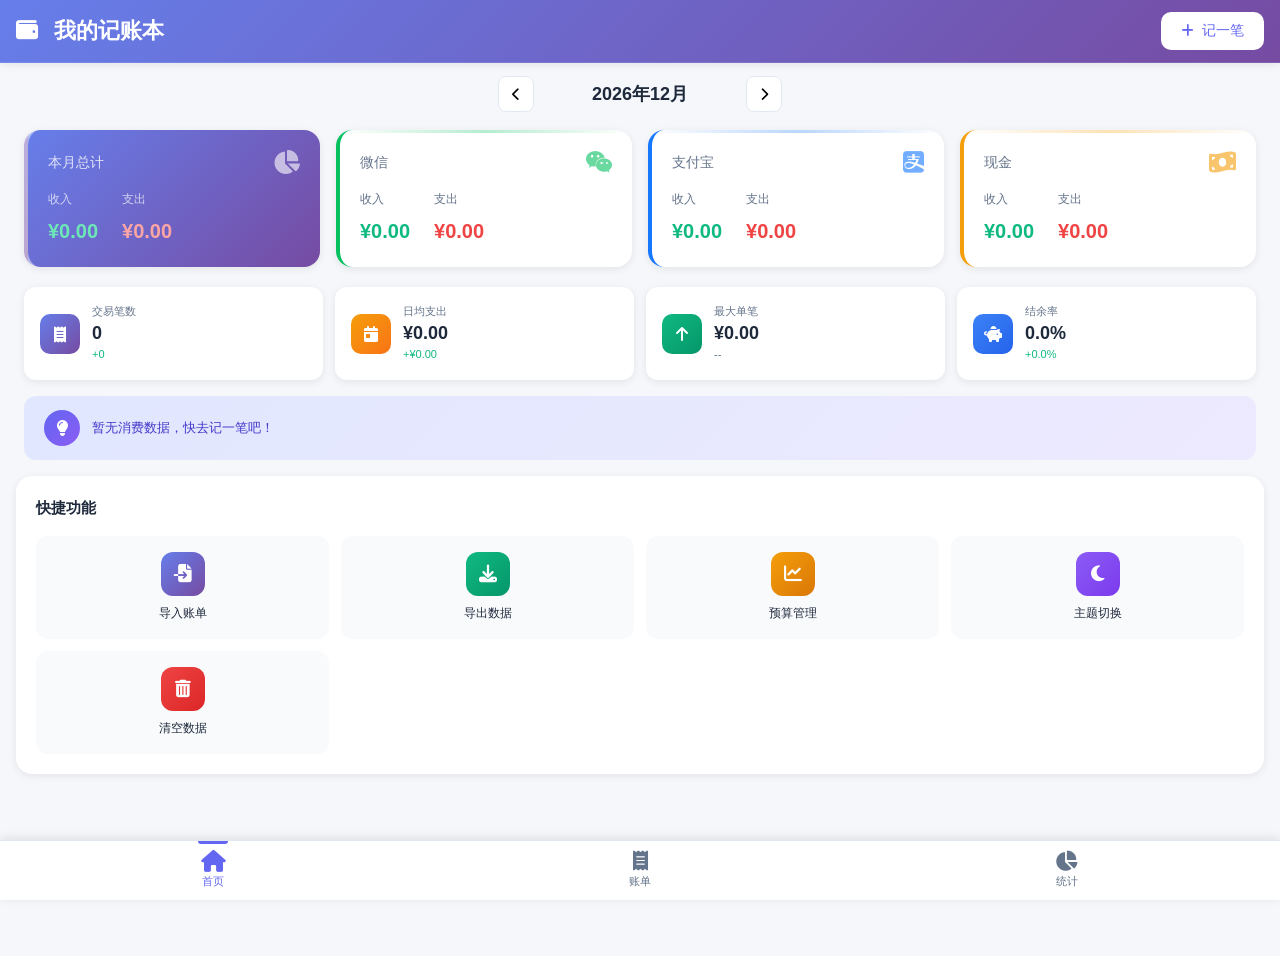
<file: index.html>
<!DOCTYPE html>
<html lang="zh-CN">
<head>
    <meta charset="UTF-8">
    <meta name="viewport" content="width=device-width, initial-scale=1.0, maximum-scale=1.0, user-scalable=no, viewport-fit=cover">
    <meta name="theme-color" content="#6366f1">
    <meta name="apple-mobile-web-app-capable" content="yes">
    <meta name="apple-mobile-web-app-status-bar-style" content="black-translucent">
    <meta name="apple-mobile-web-app-title" content="记账本">
    <meta name="description" content="简洁易用的个人记账本，支持微信和支付宝账单导入">
    <title>💰 我的记账本</title>
    <link rel="manifest" href="manifest.json">
    <link rel="apple-touch-icon" href="icons/apple-touch-icon.png">
    <link rel="icon" type="image/png" href="icons/icon-192x192.png">
    <link rel="stylesheet" href="css/style.css">
    <link rel="stylesheet" href="https://cdnjs.cloudflare.com/ajax/libs/font-awesome/6.4.0/css/all.min.css">
</head>
<body>
    <!-- 顶部导航栏 -->
    <header class="header">
        <div class="header-left">
            <h1><i class="fas fa-wallet"></i> 我的记账本</h1>
        </div>
        <div class="header-right">
            <button class="btn-add" id="btnAdd">
                <i class="fas fa-plus"></i> 记一笔
            </button>
        </div>
    </header>

    <!-- 页面容器 -->
    <div class="tab-pages">
        <!-- Tab 1: 首页（概览） -->
        <div class="tab-page active" id="page-home">
            <!-- 预算进度条 -->
            <div class="budget-bar-container" id="budgetBarContainer" style="display: none;">
                <div class="budget-bar-header">
                    <span class="budget-title"><i class="fas fa-bullseye"></i> 本月预算</span>
                    <span class="budget-info" id="budgetInfo">已用 ¥0 / 预算 ¥0</span>
                </div>
                <div class="budget-progress-bar">
                    <div class="budget-progress" id="budgetProgress" style="width: 0%"></div>
                </div>
                <div class="budget-remaining" id="budgetRemaining">剩余 ¥0.00</div>
            </div>

            <!-- 月份选择器 -->
            <div class="month-selector">
                <button class="month-nav-btn" id="prevMonth">
                    <i class="fas fa-chevron-left"></i>
                </button>
                <div class="month-display" id="monthDisplay">
                    <span class="month-text" id="currentMonth">2026年6月</span>
                    <button class="btn-today" id="btnToday">回到本月</button>
                </div>
                <button class="month-nav-btn" id="nextMonth">
                    <i class="fas fa-chevron-right"></i>
                </button>
            </div>

            <!-- 统计卡片 -->
            <div class="account-cards">
                <div class="account-card total">
                    <div class="card-header">
                        <span class="card-title" id="totalTitle">本月总计</span>
                        <i class="fas fa-chart-pie"></i>
                    </div>
                    <div class="card-stats">
                        <div class="stat">
                            <span class="stat-label">收入</span>
                            <span class="stat-value income" id="monthIncome">¥0.00</span>
                        </div>
                        <div class="stat">
                            <span class="stat-label">支出</span>
                            <span class="stat-value expense" id="monthExpense">¥0.00</span>
                        </div>
                    </div>
                </div>
                <div class="account-card wechat">
                    <div class="card-header">
                        <span class="card-title">微信</span>
                        <i class="fab fa-weixin"></i>
                    </div>
                    <div class="card-stats">
                        <div class="stat">
                            <span class="stat-label">收入</span>
                            <span class="stat-value income" id="wechatIncome">¥0.00</span>
                        </div>
                        <div class="stat">
                            <span class="stat-label">支出</span>
                            <span class="stat-value expense" id="wechatExpense">¥0.00</span>
                        </div>
                    </div>
                </div>
                <div class="account-card alipay">
                    <div class="card-header">
                        <span class="card-title">支付宝</span>
                        <i class="fab fa-alipay"></i>
                    </div>
                    <div class="card-stats">
                        <div class="stat">
                            <span class="stat-label">收入</span>
                            <span class="stat-value income" id="alipayIncome">¥0.00</span>
                        </div>
                        <div class="stat">
                            <span class="stat-label">支出</span>
                            <span class="stat-value expense" id="alipayExpense">¥0.00</span>
                        </div>
                    </div>
                </div>
                <div class="account-card cash">
                    <div class="card-header">
                        <span class="card-title">现金</span>
                        <i class="fas fa-money-bill-wave"></i>
                    </div>
                    <div class="card-stats">
                        <div class="stat">
                            <span class="stat-label">收入</span>
                            <span class="stat-value income" id="cashIncome">¥0.00</span>
                        </div>
                        <div class="stat">
                            <span class="stat-label">支出</span>
                            <span class="stat-value expense" id="cashExpense">¥0.00</span>
                        </div>
                    </div>
                </div>
            </div>

            <!-- 4格统计小卡 -->
            <div class="stats-mini-cards" id="statsMiniCards">
                <div class="mini-card">
                    <div class="mini-card-icon">
                        <i class="fas fa-receipt"></i>
                    </div>
                    <div class="mini-card-info">
                        <span class="mini-card-label">交易笔数</span>
                        <span class="mini-card-value" id="miniTransCount">0</span>
                        <span class="mini-card-diff" id="miniTransCountDiff">--</span>
                    </div>
                </div>
                <div class="mini-card">
                    <div class="mini-card-icon">
                        <i class="fas fa-calendar-day"></i>
                    </div>
                    <div class="mini-card-info">
                        <span class="mini-card-label">日均支出</span>
                        <span class="mini-card-value" id="miniDailyExpense">¥0</span>
                        <span class="mini-card-diff" id="miniDailyExpenseDiff">--</span>
                    </div>
                </div>
                <div class="mini-card">
                    <div class="mini-card-icon">
                        <i class="fas fa-arrow-up"></i>
                    </div>
                    <div class="mini-card-info">
                        <span class="mini-card-label">最大单笔</span>
                        <span class="mini-card-value" id="miniMaxExpense">¥0</span>
                        <span class="mini-card-diff" id="miniMaxExpenseCategory">--</span>
                    </div>
                </div>
                <div class="mini-card">
                    <div class="mini-card-icon">
                        <i class="fas fa-piggy-bank"></i>
                    </div>
                    <div class="mini-card-info">
                        <span class="mini-card-label">结余率</span>
                        <span class="mini-card-value" id="miniBalanceRate">0%</span>
                        <span class="mini-card-diff" id="miniBalanceRateDiff">--</span>
                    </div>
                </div>
            </div>

            <!-- 消费洞察横条 -->
            <div class="insight-bar" id="insightBar">
                <div class="insight-icon">
                    <i class="fas fa-lightbulb"></i>
                </div>
                <div class="insight-text" id="insightText">
                    加载中...
                </div>
            </div>

            <!-- 快捷功能区域 -->
            <div class="quick-actions">
                <div class="quick-actions-header">
                    <h3>快捷功能</h3>
                </div>
                <div class="quick-actions-grid">
                    <div class="quick-action-item" id="actionImport">
                        <div class="quick-action-icon">
                            <i class="fas fa-file-import"></i>
                        </div>
                        <span>导入账单</span>
                    </div>
                    <div class="quick-action-item" id="actionExport">
                        <div class="quick-action-icon">
                            <i class="fas fa-download"></i>
                        </div>
                        <span>导出数据</span>
                    </div>
                    <div class="quick-action-item" id="actionBudget">
                        <div class="quick-action-icon">
                            <i class="fas fa-chart-line"></i>
                        </div>
                        <span>预算管理</span>
                    </div>
                    <div class="quick-action-item" id="actionTheme">
                        <div class="quick-action-icon">
                            <i class="fas fa-moon"></i>
                        </div>
                        <span>主题切换</span>
                    </div>
                    <div class="quick-action-item" id="actionClear">
                        <div class="quick-action-icon danger">
                            <i class="fas fa-trash-alt"></i>
                        </div>
                        <span>清空数据</span>
                    </div>
                </div>
            </div>
        </div>

        <!-- Tab 2: 账单（记录） -->
        <div class="tab-page" id="page-bills">
            <!-- 查询筛选区域 -->
            <div class="filter-section">
                <div class="filter-row">
                    <div class="filter-group">
                        <label>日期范围</label>
                        <div class="date-range">
                            <input type="date" id="dateStart">
                            <span>至</span>
                            <input type="date" id="dateEnd">
                        </div>
                    </div>
                    <div class="filter-group">
                        <label>快捷选择</label>
                        <div class="quick-dates">
                            <button class="quick-date-btn" data-range="today">今天</button>
                            <button class="quick-date-btn" data-range="week">本周</button>
                            <button class="quick-date-btn active" data-range="month">本月</button>
                            <button class="quick-date-btn" data-range="year">本年</button>
                        </div>
                    </div>
                    <div class="filter-group">
                        <label>账户</label>
                        <div class="account-filters">
                            <button class="account-filter-btn active" data-account="all">全部</button>
                            <button class="account-filter-btn" data-account="wechat">
                                <i class="fab fa-weixin"></i> 微信
                            </button>
                            <button class="account-filter-btn" data-account="alipay">
                                <i class="fab fa-alipay"></i> 支付宝
                            </button>
                            <button class="account-filter-btn" data-account="cash">
                                <i class="fas fa-money-bill"></i> 现金
                            </button>
                        </div>
                    </div>
                    <div class="filter-group">
                        <label>类型</label>
                        <div class="type-filters">
                            <button class="type-filter-btn active" data-type="all">全部</button>
                            <button class="type-filter-btn" data-type="income">
                                <i class="fas fa-arrow-down"></i> 收入
                            </button>
                            <button class="type-filter-btn" data-type="expense">
                                <i class="fas fa-arrow-up"></i> 支出
                            </button>
                        </div>
                    </div>
                    <div class="filter-group">
                        <label>搜索</label>
                        <div class="search-box">
                            <i class="fas fa-search"></i>
                            <input type="text" id="searchInput" placeholder="搜索交易对方、备注...">
                            <button class="btn-clear-search" id="btnClearSearch" style="display: none;">
                                <i class="fas fa-times"></i>
                            </button>
                        </div>
                    </div>
                    <button class="btn-reset-filter" id="btnResetFilter">
                        <i class="fas fa-undo"></i> 重置
                    </button>
                </div>
            </div>

            <!-- 消费日历热力图 -->
            <div class="calendar-heatmap" id="calendarHeatmap">
                <div class="calendar-header">
                    <h3><i class="fas fa-calendar-alt"></i> 消费日历</h3>
                </div>
                <div class="calendar-weekdays">
                    <span>一</span><span>二</span><span>三</span><span>四</span><span>五</span><span>六</span><span>日</span>
                </div>
                <div class="calendar-grid" id="calendarGrid">
                    <!-- 动态生成 -->
                </div>
            </div>

            <!-- 记录列表 -->
            <div class="records-section">
                <div class="section-header">
                    <h2><i class="fas fa-list"></i> 账单明细</h2>
                    <div class="record-summary">
                        <span>共 <strong id="recordCount">0</strong> 条记录</span>
                        <span class="summary-divider">|</span>
                        <span>收入: <strong class="income" id="filterIncome">¥0.00</strong></span>
                        <span class="summary-divider">|</span>
                        <span>支出: <strong class="expense" id="filterExpense">¥0.00</strong></span>
                    </div>
                </div>
                <div class="records-list" id="recordsList">
                    <div class="empty-state">
                        <i class="fas fa-receipt"></i>
                        <p>还没有记录</p>
                        <p class="empty-hint">点击"记一笔"或"导入账单"开始</p>
                    </div>
                </div>
            </div>
        </div>

        <!-- Tab 3: 统计（图表） -->
        <div class="tab-page" id="page-stats">
            <!-- 图表统计区域 -->
            <div class="charts-section">
                <div class="charts-grid">
                    <!-- 支出分类排行 -->
                    <div class="chart-card">
                        <div class="chart-header">
                            <h3><i class="fas fa-chart-bar"></i> 支出分类排行</h3>
                        </div>
                        <div class="category-rank-list" id="expenseRankList">
                            <!-- 动态生成 -->
                        </div>
                    </div>

                    <!-- 预算执行进度 -->
                    <div class="chart-card">
                        <div class="chart-header">
                            <h3><i class="fas fa-tasks"></i> 预算执行进度</h3>
                        </div>
                        <div class="budget-progress-list" id="budgetProgressList">
                            <!-- 动态生成 -->
                        </div>
                    </div>

                    <!-- 每日收支趋势 -->
                    <div class="chart-card chart-wide">
                        <div class="chart-header">
                            <h3><i class="fas fa-chart-line"></i> 每日收支趋势</h3>
                        </div>
                        <div class="chart-container">
                            <canvas id="dailyTrendChart"></canvas>
                        </div>
                    </div>
                </div>
            </div>
        </div>
    </div>

    <!-- 底部导航栏 -->
    <nav class="tab-bar">
        <div class="tab-item active" data-tab="home">
            <i class="fas fa-home"></i>
            <span>首页</span>
        </div>
        <div class="tab-item" data-tab="bills">
            <i class="fas fa-receipt"></i>
            <span>账单</span>
        </div>
        <div class="tab-item" data-tab="stats">
            <i class="fas fa-chart-pie"></i>
            <span>统计</span>
        </div>
    </nav>

    <!-- 记账弹窗 -->
    <div class="modal-overlay" id="modalOverlay">
        <div class="modal">
            <div class="modal-header">
                <h3 id="modalTitle">新建记账</h3>
                <button class="btn-close" id="btnClose">
                    <i class="fas fa-times"></i>
                </button>
            </div>
            <div class="modal-body">
                <!-- 语音记账 -->
                <div class="voice-section">
                    <button class="btn-voice" id="btnVoice" title="语音记账">
                        <i class="fas fa-microphone"></i>
                        <span>点击说话</span>
                    </button>
                    <div class="voice-status" id="voiceStatus"></div>
                </div>

                <!-- 常用模板 -->
                <div class="template-section">
                    <div class="template-header">
                        <span>常用记录</span>
                        <button class="btn-add-template" id="btnAddTemplate" title="保存当前为模板">
                            <i class="fas fa-plus"></i> 存为模板
                        </button>
                    </div>
                    <div class="template-list" id="templateList">
                        <!-- 模板将通过JS动态生成 -->
                    </div>
                </div>

                <!-- 类型切换 -->
                <div class="type-switch">
                    <button class="type-btn active" data-type="expense">
                        <i class="fas fa-minus-circle"></i> 支出
                    </button>
                    <button class="type-btn" data-type="income">
                        <i class="fas fa-plus-circle"></i> 收入
                    </button>
                </div>

                <!-- 金额输入 -->
                <div class="form-group">
                    <label>金额 <span class="required">*</span></label>
                    <div class="amount-input">
                        <span class="currency">¥</span>
                        <input type="number" id="inputAmount" placeholder="0.00" step="0.01" min="0.01" required>
                    </div>
                </div>

                <!-- 账户选择 -->
                <div class="form-group">
                    <label>账户 <span class="required">*</span></label>
                    <div class="account-select">
                        <button class="account-btn active" data-account="wechat">
                            <i class="fab fa-weixin"></i> 微信
                        </button>
                        <button class="account-btn" data-account="alipay">
                            <i class="fab fa-alipay"></i> 支付宝
                        </button>
                        <button class="account-btn" data-account="cash">
                            <i class="fas fa-money-bill"></i> 现金
                        </button>
                    </div>
                </div>

                <!-- 分类选择 -->
                <div class="form-group">
                    <label>分类 <span class="required">*</span></label>
                    <div class="category-grid" id="categoryGrid"></div>
                </div>

                <!-- 日期选择 -->
                <div class="form-group">
                    <label>日期 <span class="required">*</span></label>
                    <input type="date" id="inputDate" required>
                </div>

                <!-- 备注输入 -->
                <div class="form-group">
                    <label>备注</label>
                    <input type="text" id="inputNote" placeholder="添加备注（可选）">
                </div>
            </div>
            <div class="modal-footer">
                <button class="btn-cancel" id="btnCancel">取消</button>
                <button class="btn-save" id="btnSave">
                    <i class="fas fa-check"></i> 保存
                </button>
            </div>
        </div>
    </div>

    <!-- 导入账单弹窗 -->
    <div class="modal-overlay" id="importModal">
        <div class="modal modal-import">
            <div class="modal-header">
                <h3>导入账单</h3>
                <button class="btn-close" id="btnImportClose">
                    <i class="fas fa-times"></i>
                </button>
            </div>
            <div class="modal-body">
                <div class="import-tabs">
                    <button class="import-tab active" data-platform="wechat">
                        <i class="fab fa-weixin"></i> 微信账单
                    </button>
                    <button class="import-tab" data-platform="alipay">
                        <i class="fab fa-alipay"></i> 支付宝账单
                    </button>
                </div>

                <div class="import-instructions">
                    <h4>如何获取账单文件？</h4>
                    <div class="instruction-content" id="instructionContent">
                        <!-- 微信账单获取说明 -->
                        <div class="instruction active" id="wechatInstruction">
                            <ol>
                                <li>打开微信，进入「我」→「服务」→「钱包」</li>
                                <li>点击右上角「账单」</li>
                                <li>点击右上角「...」→「下载账单」</li>
                                <li>选择「用于个人对账」</li>
                                <li>设置时间范围，输入邮箱接收账单</li>
                                <li>在邮箱中下载Excel文件（.xlsx），上传即可</li>
                            </ol>
                        </div>
                        <!-- 支付宝账单获取说明 -->
                        <div class="instruction" id="alipayInstruction">
                            <ol>
                                <li>打开支付宝APP，进入「我的」→「账单」</li>
                                <li>点击右上角「...」→「开具交易流水证明」</li>
                                <li>或访问：支付宝网页版 → 交易记录</li>
                                <li>筛选时间范围，点击「下载账单」</li>
                                <li>选择Excel格式下载</li>
                                <li>上传下载的Excel文件即可</li>
                            </ol>
                        </div>
                    </div>
                </div>

                <div class="import-upload">
                    <div class="upload-area" id="uploadArea">
                        <i class="fas fa-cloud-upload-alt"></i>
                        <p>拖拽文件到此处或点击上传</p>
                        <span class="upload-hint">支持 Excel(.xlsx) 和 CSV 格式</span>
                        <input type="file" id="fileInput" accept=".csv,.xlsx,.xls" hidden>
                    </div>
                    <div class="upload-preview" id="uploadPreview" style="display:none;">
                        <i class="fas fa-file-csv"></i>
                        <span id="fileName">filename.csv</span>
                        <button class="btn-remove-file" id="btnRemoveFile">
                            <i class="fas fa-times"></i>
                        </button>
                    </div>
                </div>

                <div class="import-preview" id="importPreview" style="display:none;">
                    <h4>预览导入数据</h4>
                    <div class="preview-summary">
                        <span>共 <strong id="previewCount">0</strong> 条记录</span>
                        <span>支出: <strong class="expense" id="previewExpense">¥0.00</strong></span>
                        <span>收入: <strong class="income" id="previewIncome">¥0.00</strong></span>
                    </div>
                    <div class="preview-table-wrapper">
                        <table class="preview-table">
                            <thead>
                                <tr>
                                    <th>时间</th>
                                    <th>交易对方</th>
                                    <th>商品说明</th>
                                    <th>金额</th>
                                    <th>类型</th>
                                </tr>
                            </thead>
                            <tbody id="previewTableBody"></tbody>
                        </table>
                    </div>
                </div>
            </div>
            <div class="modal-footer">
                <button class="btn-cancel" id="btnImportCancel">取消</button>
                <button class="btn-import-confirm" id="btnImportConfirm" disabled>
                    <i class="fas fa-file-import"></i> 确认导入
                </button>
            </div>
        </div>
    </div>

    <!-- 删除确认弹窗 -->
    <div class="modal-overlay" id="deleteModal">
        <div class="modal modal-small">
            <div class="modal-header">
                <h3>确认删除</h3>
                <button class="btn-close" id="btnDeleteClose">
                    <i class="fas fa-times"></i>
                </button>
            </div>
            <div class="modal-body">
                <p class="delete-message">确定要删除这条记录吗？</p>
                <p class="delete-warning">此操作无法撤销</p>
            </div>
            <div class="modal-footer">
                <button class="btn-cancel" id="btnDeleteCancel">取消</button>
                <button class="btn-delete" id="btnDeleteConfirm">
                    <i class="fas fa-trash"></i> 删除
                </button>
            </div>
        </div>
    </div>

    <!-- 清空数据确认弹窗 -->
    <div class="modal-overlay" id="clearModal">
        <div class="modal modal-small">
            <div class="modal-header">
                <h3>清空所有数据</h3>
                <button class="btn-close" id="btnClearClose">
                    <i class="fas fa-times"></i>
                </button>
            </div>
            <div class="modal-body">
                <p class="delete-message">确定要清空所有记账数据吗？</p>
                <p class="delete-warning">⚠️ 此操作将删除所有记录，无法撤销！</p>
            </div>
            <div class="modal-footer">
                <button class="btn-cancel" id="btnClearCancel">取消</button>
                <button class="btn-delete" id="btnClearConfirm">
                    <i class="fas fa-trash-alt"></i> 确认清空
                </button>
            </div>
        </div>
    </div>

    <!-- 预算管理弹窗 -->
    <div class="modal-overlay" id="budgetModal">
        <div class="modal">
            <div class="modal-header">
                <h3><i class="fas fa-chart-line"></i> 预算管理</h3>
                <button class="btn-close" id="btnBudgetClose">
                    <i class="fas fa-times"></i>
                </button>
            </div>
            <div class="modal-body">
                <div class="budget-form">
                    <div class="form-group">
                        <label>月度预算金额</label>
                        <div class="amount-input">
                            <span class="currency">¥</span>
                            <input type="number" id="inputBudget" placeholder="0.00" step="0.01" min="0">
                        </div>
                        <p class="form-hint">设置本月的支出预算上限</p>
                    </div>

                    <div class="budget-presets">
                        <label>快捷设置</label>
                        <div class="preset-buttons">
                            <button class="preset-btn" data-amount="1000">¥1,000</button>
                            <button class="preset-btn" data-amount="2000">¥2,000</button>
                            <button class="preset-btn" data-amount="3000">¥3,000</button>
                            <button class="preset-btn" data-amount="5000">¥5,000</button>
                            <button class="preset-btn" data-amount="8000">¥8,000</button>
                            <button class="preset-btn" data-amount="10000">¥10,000</button>
                        </div>
                    </div>

                    <div class="budget-status" id="budgetStatus">
                        <div class="status-item">
                            <span class="status-label">本月支出</span>
                            <span class="status-value expense" id="budgetSpent">¥0.00</span>
                        </div>
                        <div class="status-item">
                            <span class="status-label">预算金额</span>
                            <span class="status-value" id="budgetAmount">¥0.00</span>
                        </div>
                        <div class="status-item">
                            <span class="status-label">剩余预算</span>
                            <span class="status-value" id="budgetLeft">¥0.00</span>
                        </div>
                    </div>
                </div>
            </div>
            <div class="modal-footer">
                <button class="btn-cancel" id="btnBudgetCancel">取消</button>
                <button class="btn-save" id="btnBudgetSave">
                    <i class="fas fa-check"></i> 保存预算
                </button>
            </div>
        </div>
    </div>

    <!-- 导出数据弹窗 -->
    <div class="modal-overlay" id="exportModal">
        <div class="modal modal-small">
            <div class="modal-header">
                <h3><i class="fas fa-download"></i> 导出数据</h3>
                <button class="btn-close" id="btnExportClose">
                    <i class="fas fa-times"></i>
                </button>
            </div>
            <div class="modal-body">
                <div class="export-options">
                    <div class="export-option" id="exportCSV">
                        <i class="fas fa-file-csv"></i>
                        <div class="option-info">
                            <h4>导出为CSV</h4>
                            <p>可在Excel中打开编辑</p>
                        </div>
                    </div>
                    <div class="export-option" id="exportJSON">
                        <i class="fas fa-file-code"></i>
                        <div class="option-info">
                            <h4>导出为JSON</h4>
                            <p>用于数据备份和恢复</p>
                        </div>
                    </div>
                </div>
            </div>
            <div class="modal-footer">
                <button class="btn-cancel" id="btnExportCancel">取消</button>
            </div>
        </div>
    </div>

    <!-- 提示消息 -->
    <div class="toast" id="toast">
        <i class="fas fa-check-circle"></i>
        <span id="toastMessage">操作成功</span>
    </div>

    <script src="js/xlsx.full.min.js"></script>
    <script src="js/chart.umd.min.js"></script>
    <script src="js/utils.js"></script>
    <script src="js/storage.js"></script>
    <script src="js/import.js"></script>
    <script src="js/chart.js"></script>
    <script src="js/budget.js"></script>
    <script src="js/export.js"></script>
    <script src="js/theme.js"></script>
    <script src="js/voice.js"></script>
    <script src="js/template.js"></script>
    <script src="js/app.js"></script>

    <!-- PWA Service Worker 注册 -->
    <script>
        if ('serviceWorker' in navigator) {
            window.addEventListener('load', () => {
                navigator.serviceWorker.register('./service-worker.js')
                    .then((registration) => {
                        console.log('Service Worker 注册成功:', registration.scope);
                    })
                    .catch((error) => {
                        console.log('Service Worker 注册失败:', error);
                    });
            });
        }
    </script>
</body>
</html>
</file>
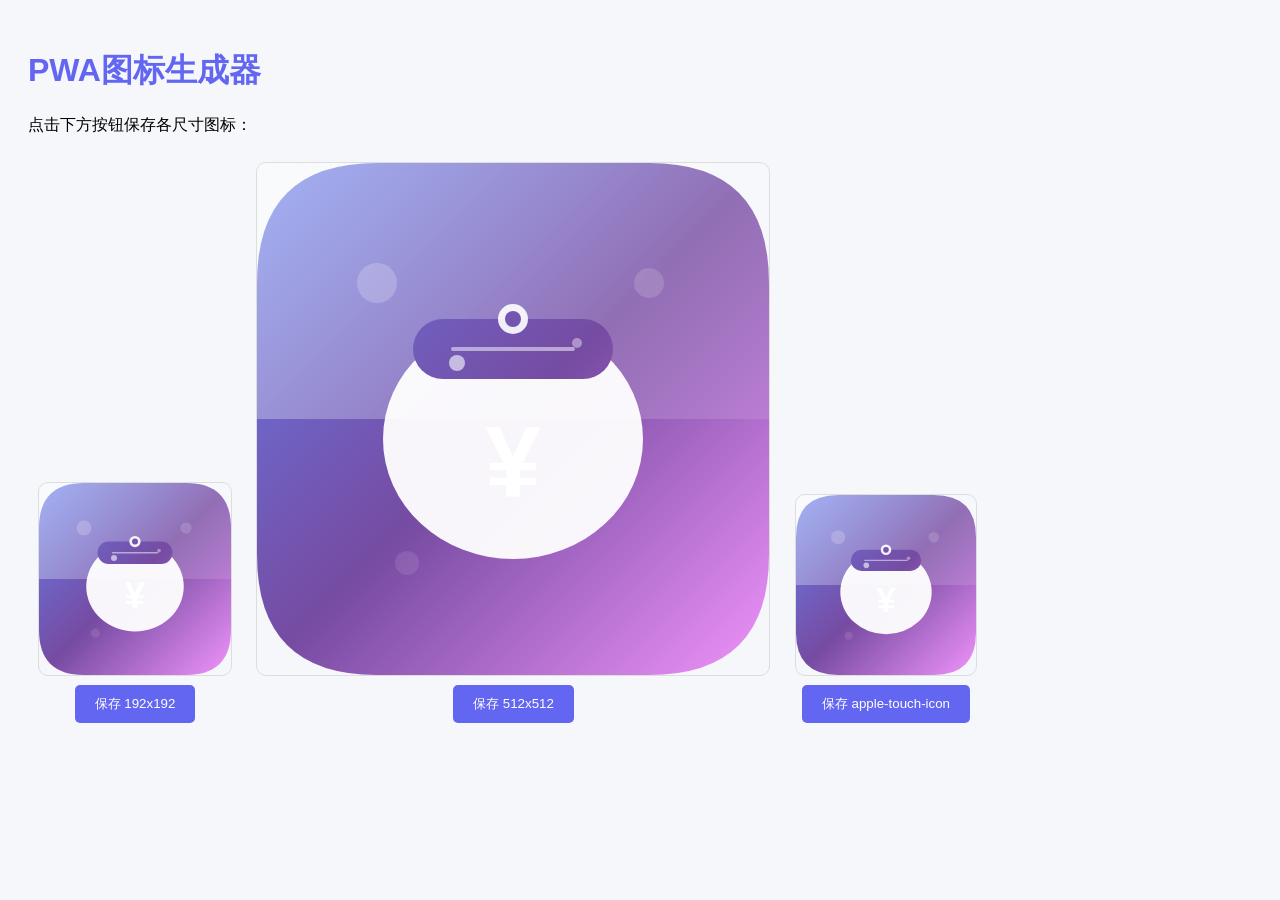
<file: icons/generate-icons.html>
<!DOCTYPE html>
<html>
<head>
    <title>生成PWA图标</title>
    <style>
        body { font-family: Arial; padding: 20px; background: #f5f7fa; }
        .icon-preview { display: inline-block; margin: 10px; text-align: center; }
        canvas { border: 1px solid #ddd; border-radius: 10px; }
        .btn { display: inline-block; padding: 10px 20px; margin: 5px; background: #6366f1; color: white; border: none; border-radius: 5px; cursor: pointer; }
        .btn:hover { background: #4f46e5; }
        h1 { color: #6366f1; }
    </style>
</head>
<body>
    <h1>PWA图标生成器</h1>
    <p>点击下方按钮保存各尺寸图标：</p>

    <div class="icon-preview">
        <canvas id="canvas192" width="192" height="192"></canvas>
        <br>
        <button class="btn" onclick="downloadIcon('canvas192', 'icon-192x192.png')">保存 192x192</button>
    </div>

    <div class="icon-preview">
        <canvas id="canvas512" width="512" height="512"></canvas>
        <br>
        <button class="btn" onclick="downloadIcon('canvas512', 'icon-512x512.png')">保存 512x512</button>
    </div>

    <div class="icon-preview">
        <canvas id="canvas180" width="180" height="180"></canvas>
        <br>
        <button class="btn" onclick="downloadIcon('canvas180', 'apple-touch-icon.png')">保存 apple-touch-icon</button>
    </div>

    <script>
        function drawIcon(canvas) {
            const ctx = canvas.getContext('2d');
            const size = canvas.width;
            const scale = size / 512;

            // 背景渐变
            const gradient = ctx.createLinearGradient(0, 0, size, size);
            gradient.addColorStop(0, '#667eea');
            gradient.addColorStop(0.5, '#764ba2');
            gradient.addColorStop(1, '#f093fb');

            // 绘制圆角矩形背景
            const radius = 120 * scale;
            ctx.beginPath();
            ctx.moveTo(radius, 0);
            ctx.lineTo(size - radius, 0);
            ctx.quadraticCurveTo(size, 0, size, radius);
            ctx.lineTo(size, size - radius);
            ctx.quadraticCurveTo(size, size, size - radius, size);
            ctx.lineTo(radius, size);
            ctx.quadraticCurveTo(0, size, 0, size - radius);
            ctx.lineTo(0, radius);
            ctx.quadraticCurveTo(0, 0, radius, 0);
            ctx.closePath();
            ctx.fillStyle = gradient;
            ctx.fill();

            // 高光层
            const highlightGradient = ctx.createLinearGradient(0, 0, size, size);
            highlightGradient.addColorStop(0, 'rgba(255, 255, 255, 0.4)');
            highlightGradient.addColorStop(1, 'rgba(255, 255, 255, 0)');
            ctx.fillStyle = highlightGradient;
            ctx.fillRect(0, 0, size, size / 2);

            // 钱袋主体
            const centerX = size / 2;
            const centerY = size / 2 + 20 * scale;
            const bagRadiusX = 130 * scale;
            const bagRadiusY = 120 * scale;

            ctx.beginPath();
            ctx.ellipse(centerX, centerY, bagRadiusX, bagRadiusY, 0, 0, Math.PI * 2);
            ctx.fillStyle = 'rgba(255, 255, 255, 0.95)';
            ctx.fill();

            // 钱袋开口
            const openWidth = 100 * scale;
            const openHeight = 60 * scale;
            const openY = centerY - 120 * scale;
            ctx.beginPath();
            ctx.roundRect(centerX - openWidth, openY, openWidth * 2, openHeight, 30 * scale);
            ctx.fillStyle = gradient;
            ctx.fill();

            // 钱袋装饰线
            ctx.beginPath();
            ctx.moveTo(centerX - 60 * scale, openY + 30 * scale);
            ctx.lineTo(centerX + 60 * scale, openY + 30 * scale);
            ctx.strokeStyle = 'rgba(255, 255, 255, 0.5)';
            ctx.lineWidth = 4 * scale;
            ctx.lineCap = 'round';
            ctx.stroke();

            // 钱袋绳结
            ctx.beginPath();
            ctx.arc(centerX, openY, 15 * scale, 0, Math.PI * 2);
            ctx.fillStyle = 'rgba(255, 255, 255, 0.9)';
            ctx.fill();

            ctx.beginPath();
            ctx.arc(centerX, openY, 8 * scale, 0, Math.PI * 2);
            ctx.fillStyle = gradient;
            ctx.fill();

            // ¥ 符号
            ctx.fillStyle = 'white';
            ctx.font = `bold ${100 * scale}px Arial`;
            ctx.textAlign = 'center';
            ctx.textBaseline = 'middle';
            ctx.fillText('¥', centerX, centerY + 30 * scale);

            // 装饰元素
            ctx.beginPath();
            ctx.arc(120 * scale, 120 * scale, 20 * scale, 0, Math.PI * 2);
            ctx.fillStyle = 'rgba(255, 255, 255, 0.2)';
            ctx.fill();

            ctx.beginPath();
            ctx.arc(392 * scale, 120 * scale, 15 * scale, 0, Math.PI * 2);
            ctx.fillStyle = 'rgba(255, 255, 255, 0.15)';
            ctx.fill();

            ctx.beginPath();
            ctx.arc(150 * scale, 400 * scale, 12 * scale, 0, Math.PI * 2);
            ctx.fillStyle = 'rgba(255, 255, 255, 0.1)';
            ctx.fill();

            // 高光点
            ctx.beginPath();
            ctx.arc(200 * scale, 200 * scale, 8 * scale, 0, Math.PI * 2);
            ctx.fillStyle = 'rgba(255, 255, 255, 0.6)';
            ctx.fill();

            ctx.beginPath();
            ctx.arc(320 * scale, 180 * scale, 5 * scale, 0, Math.PI * 2);
            ctx.fillStyle = 'rgba(255, 255, 255, 0.4)';
            ctx.fill();
        }

        function downloadIcon(canvasId, filename) {
            const canvas = document.getElementById(canvasId);
            const link = document.createElement('a');
            link.download = filename;
            link.href = canvas.toDataURL('image/png');
            link.click();
        }

        // 绘制所有图标
        drawIcon(document.getElementById('canvas192'));
        drawIcon(document.getElementById('canvas512'));
        drawIcon(document.getElementById('canvas180'));
    </script>
</body>
</html>
</file>
<file: css/style.css>
/* ========== 全局样式 ========== */
* {
    margin: 0;
    padding: 0;
    box-sizing: border-box;
}

:root {
    --primary-color: #6366f1;
    --primary-hover: #4f46e5;
    --wechat-color: #07c160;
    --wechat-bg: #e8f8ee;
    --alipay-color: #1677ff;
    --alipay-bg: #e6f4ff;
    --cash-color: #f59e0b;
    --cash-bg: #fef3c7;
    --income-color: #10b981;
    --income-bg: #d1fae5;
    --expense-color: #ef4444;
    --expense-bg: #fee2e2;
    --bg-color: #f5f7fa;
    --card-bg: #ffffff;
    --text-primary: #1e293b;
    --text-secondary: #64748b;
    --border-color: #e2e8f0;
    --shadow: 0 2px 8px rgba(0, 0, 0, 0.08);
    --shadow-lg: 0 8px 24px rgba(0, 0, 0, 0.12);
}

/* 深色模式变量 */
[data-theme="dark"] {
    --wechat-bg: rgba(7, 193, 96, 0.2);
    --alipay-bg: rgba(22, 119, 255, 0.2);
    --cash-bg: rgba(245, 158, 11, 0.2);
    --income-bg: rgba(16, 185, 129, 0.2);
    --expense-bg: rgba(239, 68, 68, 0.2);
    --bg-color: #0f172a;
    --card-bg: #1e293b;
    --text-primary: #f1f5f9;
    --text-secondary: #94a3b8;
    --border-color: #334155;
    --shadow: 0 2px 8px rgba(0, 0, 0, 0.3);
    --shadow-lg: 0 8px 24px rgba(0, 0, 0, 0.4);
}

body {
    font-family: -apple-system, BlinkMacSystemFont, 'Segoe UI', 'PingFang SC', 'Hiragino Sans GB', 'Microsoft YaHei', sans-serif;
    background-color: var(--bg-color);
    color: var(--text-primary);
    line-height: 1.6;
    min-height: 100vh;
    transition: background-color 0.3s ease, color 0.3s ease;
    overflow-x: hidden;
    max-width: 100vw;
}

/* ========== 顶部导航栏 ========== */
.header {
    background: linear-gradient(135deg, #667eea 0%, #764ba2 100%);
    color: white;
    padding: 12px 16px;
    display: flex;
    justify-content: space-between;
    align-items: center;
    box-shadow: var(--shadow);
    position: fixed;
    top: 0;
    left: 0;
    right: 0;
    z-index: 100;
    backdrop-filter: blur(10px);
    -webkit-backdrop-filter: blur(10px);
    border-bottom: 1px solid rgba(255, 255, 255, 0.1);
}

.header h1 {
    font-size: 22px;
    font-weight: 600;
    transition: transform 0.3s ease;
}

.header h1:hover {
    transform: scale(1.05);
}

.header h1 i {
    margin-right: 10px;
    transition: transform 0.3s ease;
}

.header h1:hover i {
    transform: rotate(-10deg);
}

.header-right {
    display: flex;
    gap: 12px;
}

.btn-theme,
.btn-budget,
.btn-export,
.btn-clear,
.btn-import,
.btn-add {
    padding: 10px 20px;
    border-radius: 10px;
    font-size: 14px;
    font-weight: 500;
    cursor: pointer;
    transition: all 0.3s ease;
    display: flex;
    align-items: center;
    gap: 8px;
    position: relative;
    overflow: hidden;
}

/* 按钮涟漪效果 */
.btn-theme::after,
.btn-budget::after,
.btn-export::after,
.btn-clear::after,
.btn-import::after {
    content: '';
    position: absolute;
    top: 50%;
    left: 50%;
    width: 0;
    height: 0;
    border-radius: 50%;
    background: rgba(255, 255, 255, 0.3);
    transform: translate(-50%, -50%);
    transition: width 0.3s ease, height 0.3s ease;
}

.btn-theme:active::after,
.btn-budget:active::after,
.btn-export:active::after,
.btn-clear:active::after,
.btn-import:active::after {
    width: 200%;
    height: 200%;
}

.btn-theme {
    background: rgba(255, 255, 255, 0.2);
    color: white;
    border: 1px solid rgba(255, 255, 255, 0.3);
    padding: 10px 14px;
}

.btn-theme:hover {
    background: rgba(255, 255, 255, 0.3);
    color: white;
}

[data-theme="dark"] .btn-theme {
    background: rgba(255, 255, 255, 0.15);
    color: #fbbf24;
}

.btn-budget {
    background: rgba(255, 255, 255, 0.2);
    color: white;
    border: 1px solid rgba(255, 255, 255, 0.3);
}

.btn-budget:hover {
    background: rgba(99, 102, 241, 0.5);
    color: white;
}

.btn-export {
    background: rgba(255, 255, 255, 0.15);
    color: rgba(255, 255, 255, 0.9);
    border: 1px solid rgba(255, 255, 255, 0.2);
}

.btn-export:hover {
    background: rgba(16, 185, 129, 0.4);
    color: white;
}

.btn-clear {
    background: rgba(255, 255, 255, 0.1);
    color: rgba(255, 255, 255, 0.8);
    border: 1px solid rgba(255, 255, 255, 0.2);
}

.btn-clear:hover {
    background: rgba(239, 68, 68, 0.3);
    color: white;
}

.btn-import {
    background: rgba(255, 255, 255, 0.2);
    color: white;
    border: 1px solid rgba(255, 255, 255, 0.3);
}

.btn-import:hover {
    background: rgba(255, 255, 255, 0.3);
}

.btn-add {
    background: white;
    color: var(--primary-color);
    border: none;
    position: relative;
    overflow: hidden;
}

.btn-add::before {
    content: '';
    position: absolute;
    top: 0;
    left: -100%;
    width: 100%;
    height: 100%;
    background: linear-gradient(90deg, transparent, rgba(255, 255, 255, 0.4), transparent);
    transition: left 0.5s ease;
}

.btn-add:hover::before {
    left: 100%;
}

.btn-add:hover {
    transform: translateY(-2px);
    box-shadow: 0 4px 12px rgba(0, 0, 0, 0.15);
}

/* 记一笔按钮呼吸光效 */
@keyframes breathe {
    0%, 100% {
        box-shadow: 0 4px 12px rgba(0, 0, 0, 0.15);
    }
    50% {
        box-shadow: 0 4px 20px rgba(99, 102, 241, 0.4);
    }
}

.btn-add {
    animation: breathe 2s ease-in-out infinite;
}

/* ========== 账户卡片 ========== */
.account-cards {
    display: grid;
    grid-template-columns: repeat(4, 1fr);
    gap: 16px;
    padding: 20px 24px;
    margin-top: -10px;
}

.account-card {
    background: var(--card-bg);
    border-radius: 16px;
    padding: 20px;
    box-shadow: var(--shadow);
    transition: transform 0.3s ease, box-shadow 0.3s ease;
    position: relative;
    overflow: hidden;
    animation: cardSlideIn 0.6s ease-out;
}

/* 卡片入场动画 */
@keyframes cardSlideIn {
    from {
        opacity: 0;
        transform: translateY(20px);
    }
    to {
        opacity: 1;
        transform: translateY(0);
    }
}

/* 为每个卡片添加延迟 */
.account-card:nth-child(1) { animation-delay: 0.1s; }
.account-card:nth-child(2) { animation-delay: 0.2s; }
.account-card:nth-child(3) { animation-delay: 0.3s; }
.account-card:nth-child(4) { animation-delay: 0.4s; }

.account-card:hover {
    transform: translateY(-4px);
    box-shadow: var(--shadow-lg);
}

/* 品牌色渐变边框 */
.account-card.wechat {
    border-left: 4px solid var(--wechat-color);
}

.account-card.alipay {
    border-left: 4px solid var(--alipay-color);
}

.account-card.cash {
    border-left: 4px solid var(--cash-color);
}

.account-card.total {
    border-left: 4px solid rgba(255, 255, 255, 0.5);
}

/* 卡片顶部色条 */
.account-card.wechat::before,
.account-card.alipay::before,
.account-card.cash::before {
    content: '';
    position: absolute;
    top: 0;
    left: 0;
    right: 0;
    height: 3px;
    background: linear-gradient(90deg, transparent, currentColor, transparent);
    opacity: 0.3;
}

.account-card.wechat::before { color: var(--wechat-color); }
.account-card.alipay::before { color: var(--alipay-color); }
.account-card.cash::before { color: var(--cash-color); }

/* 卡片悬停光效 */
.account-card::after {
    content: '';
    position: absolute;
    top: 0;
    left: -100%;
    width: 100%;
    height: 100%;
    background: linear-gradient(90deg, transparent, rgba(255, 255, 255, 0.1), transparent);
    transition: left 0.5s ease;
}

.account-card:hover::after {
    left: 100%;
}

.card-header {
    display: flex;
    justify-content: space-between;
    align-items: center;
    margin-bottom: 16px;
}

.card-title {
    font-size: 14px;
    color: var(--text-secondary);
    font-weight: 500;
}

.card-header i {
    font-size: 24px;
    opacity: 0.6;
}

.account-card.wechat .card-header i {
    color: var(--wechat-color);
}

.account-card.alipay .card-header i {
    color: var(--alipay-color);
}

.account-card.cash .card-header i {
    color: var(--cash-color);
}

.account-card.total {
    background: linear-gradient(135deg, #667eea 0%, #764ba2 100%);
    color: white;
}

.account-card.total .card-title {
    color: rgba(255, 255, 255, 0.8);
}

.account-card.total .stat-label {
    color: rgba(255, 255, 255, 0.7);
}

.card-stats {
    display: flex;
    gap: 24px;
}

.stat {
    display: flex;
    flex-direction: column;
}

.stat-label {
    font-size: 12px;
    color: var(--text-secondary);
    margin-bottom: 6px;
}

.stat-value {
    font-size: 20px;
    font-weight: 700;
    transition: transform 0.3s ease;
}

.stat-value:hover {
    transform: scale(1.05);
}

.stat-value.income {
    color: var(--income-color);
}

.stat-value.expense {
    color: var(--expense-color);
}

/* 数字变化动画 */
@keyframes numberChange {
    0% { transform: scale(1); }
    50% { transform: scale(1.1); }
    100% { transform: scale(1); }
}

.stat-value.changed {
    animation: numberChange 0.3s ease;
}

.account-card.total .stat-value.income {
    color: #6ee7b7;
}

.account-card.total .stat-value.expense {
    color: #fca5a5;
}

/* ========== 4格统计小卡 ========== */
.stats-mini-cards {
    display: grid;
    grid-template-columns: repeat(4, 1fr);
    gap: 12px;
    padding: 0 24px 16px;
    animation: fadeInUp 0.6s ease-out 0.5s;
    animation-fill-mode: both;
}

.mini-card {
    background: var(--card-bg);
    border-radius: 12px;
    padding: 16px;
    display: flex;
    align-items: center;
    gap: 12px;
    box-shadow: var(--shadow);
    transition: all 0.3s ease;
    animation: miniCardSlideIn 0.4s ease-out;
    animation-fill-mode: both;
}

.mini-card:nth-child(1) { animation-delay: 0.5s; }
.mini-card:nth-child(2) { animation-delay: 0.6s; }
.mini-card:nth-child(3) { animation-delay: 0.7s; }
.mini-card:nth-child(4) { animation-delay: 0.8s; }

@keyframes miniCardSlideIn {
    from {
        opacity: 0;
        transform: translateY(10px);
    }
    to {
        opacity: 1;
        transform: translateY(0);
    }
}

.mini-card:hover {
    transform: translateY(-2px);
    box-shadow: var(--shadow-lg);
}

.mini-card-icon {
    width: 40px;
    height: 40px;
    border-radius: 10px;
    background: linear-gradient(135deg, #667eea, #764ba2);
    display: flex;
    align-items: center;
    justify-content: center;
    color: white;
    font-size: 16px;
    flex-shrink: 0;
}

.mini-card:nth-child(2) .mini-card-icon {
    background: linear-gradient(135deg, #f59e0b, #f97316);
}

.mini-card:nth-child(3) .mini-card-icon {
    background: linear-gradient(135deg, #10b981, #059669);
}

.mini-card:nth-child(4) .mini-card-icon {
    background: linear-gradient(135deg, #3b82f6, #2563eb);
}

.mini-card-info {
    display: flex;
    flex-direction: column;
    min-width: 0;
}

.mini-card-label {
    font-size: 11px;
    color: var(--text-secondary);
    margin-bottom: 2px;
}

.mini-card-value {
    font-size: 18px;
    font-weight: 700;
    color: var(--text-primary);
    line-height: 1.2;
}

.mini-card-diff {
    font-size: 11px;
    color: var(--text-secondary);
    margin-top: 2px;
}

.mini-card-diff.positive {
    color: var(--income-color);
}

.mini-card-diff.negative {
    color: var(--expense-color);
}

/* ========== 消费洞察横条 ========== */
.insight-bar {
    margin: 0 24px 16px;
    padding: 14px 20px;
    background: linear-gradient(135deg, #e0e7ff, #ede9fe);
    border-radius: 12px;
    display: flex;
    align-items: center;
    gap: 12px;
    animation: fadeInUp 0.6s ease-out 0.9s;
    animation-fill-mode: both;
}

.insight-icon {
    width: 36px;
    height: 36px;
    background: linear-gradient(135deg, #6366f1, #8b5cf6);
    border-radius: 50%;
    display: flex;
    align-items: center;
    justify-content: center;
    color: white;
    font-size: 16px;
    flex-shrink: 0;
    animation: lightbulbPulse 2s ease-in-out infinite;
}

@keyframes lightbulbPulse {
    0%, 100% {
        transform: scale(1);
        box-shadow: 0 0 0 0 rgba(99, 102, 241, 0.4);
    }
    50% {
        transform: scale(1.05);
        box-shadow: 0 0 0 8px rgba(99, 102, 241, 0);
    }
}

.insight-text {
    flex: 1;
    font-size: 13px;
    color: #4338ca;
    line-height: 1.5;
}

[data-theme="dark"] .insight-bar {
    background: linear-gradient(135deg, #312e81, #3730a3);
}

[data-theme="dark"] .insight-text {
    color: #c7d2fe;
}

/* ========== 筛选区域 ========== */
.filter-section {
    padding: 0 24px 16px;
}

.filter-row {
    background: var(--card-bg);
    border-radius: 12px;
    padding: 16px 20px;
    display: flex;
    align-items: center;
    gap: 24px;
    box-shadow: var(--shadow);
    flex-wrap: wrap;
}

.filter-group {
    display: flex;
    flex-direction: column;
    gap: 8px;
}

.filter-group label {
    font-size: 12px;
    color: var(--text-secondary);
    font-weight: 500;
}

.date-range {
    display: flex;
    align-items: center;
    gap: 8px;
}

.date-range input {
    padding: 8px 12px;
    border: 1px solid var(--border-color);
    border-radius: 8px;
    font-size: 13px;
    outline: none;
    transition: border-color 0.3s;
}

.date-range input:focus {
    border-color: var(--primary-color);
}

.date-range span {
    color: var(--text-secondary);
}

.quick-dates {
    display: flex;
    gap: 6px;
}

.quick-date-btn {
    padding: 6px 14px;
    border: 1px solid var(--border-color);
    background: white;
    border-radius: 6px;
    font-size: 13px;
    color: var(--text-secondary);
    cursor: pointer;
    transition: all 0.3s ease;
}

.quick-date-btn:hover {
    border-color: var(--primary-color);
    color: var(--primary-color);
    transform: translateY(-1px);
}

.quick-date-btn.active {
    background: var(--primary-color);
    border-color: var(--primary-color);
    color: white;
    animation: dateBtnPulse 0.3s ease;
}

/* 日期按钮脉冲动画 */
@keyframes dateBtnPulse {
    0% { transform: scale(1); }
    50% { transform: scale(1.05); }
    100% { transform: scale(1); }
}

.account-filters,
.type-filters {
    display: flex;
    gap: 6px;
}

.account-filter-btn,
.type-filter-btn {
    padding: 6px 14px;
    border: 1px solid var(--border-color);
    background: white;
    border-radius: 6px;
    font-size: 13px;
    color: var(--text-secondary);
    cursor: pointer;
    transition: all 0.3s ease;
    display: flex;
    align-items: center;
    gap: 6px;
}

.account-filter-btn:hover,
.type-filter-btn:hover {
    border-color: var(--primary-color);
    color: var(--primary-color);
    transform: translateY(-1px);
}

.account-filter-btn.active,
.type-filter-btn.active {
    background: var(--primary-color);
    border-color: var(--primary-color);
    color: white;
    animation: filterBounce 0.3s ease;
}

/* 筛选按钮弹跳动画 */
@keyframes filterBounce {
    0% { transform: scale(1); }
    50% { transform: scale(1.05); }
    100% { transform: scale(1); }
}

.type-filter-btn[data-type="income"]:hover,
.type-filter-btn[data-type="income"].active {
    background: var(--income-color);
    border-color: var(--income-color);
    color: white;
}

.type-filter-btn[data-type="expense"]:hover,
.type-filter-btn[data-type="expense"].active {
    background: var(--expense-color);
    border-color: var(--expense-color);
    color: white;
}

.btn-reset-filter {
    padding: 8px 16px;
    border: 1px solid var(--border-color);
    background: white;
    border-radius: 8px;
    font-size: 13px;
    color: var(--text-secondary);
    cursor: pointer;
    transition: all 0.3s ease;
    display: flex;
    align-items: center;
    gap: 6px;
    margin-left: auto;
}

.btn-reset-filter:hover {
    border-color: var(--expense-color);
    color: var(--expense-color);
    transform: translateY(-1px);
}

.btn-reset-filter:active {
    transform: translateY(0);
}

/* ========== Tab页面系统 ========== */
.tab-pages {
    padding-top: 60px;
    padding-bottom: 70px;
    min-height: 100vh;
}

.tab-page {
    display: none;
    animation: fadeIn 0.3s ease;
}

.tab-page.active {
    display: block;
}

@keyframes fadeIn {
    from { opacity: 0; }
    to { opacity: 1; }
}

/* ========== 底部导航栏 ========== */
.tab-bar {
    position: fixed;
    bottom: 0;
    left: 0;
    right: 0;
    background: var(--card-bg);
    display: flex;
    justify-content: space-around;
    align-items: center;
    height: 60px;
    box-shadow: 0 -2px 10px rgba(0, 0, 0, 0.1);
    z-index: 100;
    border-top: 1px solid var(--border-color);
}

.tab-item {
    display: flex;
    flex-direction: column;
    align-items: center;
    justify-content: center;
    flex: 1;
    height: 100%;
    cursor: pointer;
    transition: all 0.3s ease;
    color: var(--text-secondary);
    position: relative;
}

.tab-item.active {
    color: var(--primary-color);
}

.tab-item.active::before {
    content: '';
    position: absolute;
    top: 0;
    left: 50%;
    transform: translateX(-50%);
    width: 30px;
    height: 3px;
    background: var(--primary-color);
    border-radius: 0 0 3px 3px;
}

.tab-item i {
    font-size: 20px;
    margin-bottom: 2px;
    transition: transform 0.3s ease;
}

.tab-item.active i {
    transform: scale(1.1);
}

.tab-item span {
    font-size: 11px;
    font-weight: 500;
}

.tab-item:active {
    transform: scale(0.95);
}

/* ========== 主内容区域 ========== */
.main-content {
    padding: 0 24px 24px;
}

/* ========== 月份选择器 ========== */
.month-selector {
    display: flex;
    align-items: center;
    justify-content: center;
    gap: 16px;
    padding: 16px 24px 8px;
    animation: fadeInUp 0.6s ease-out 0.2s;
    animation-fill-mode: both;
}

.month-nav-btn {
    width: 36px;
    height: 36px;
    border: 1px solid var(--border-color);
    background: var(--card-bg);
    border-radius: 8px;
    transition: all 0.3s ease;
    cursor: pointer;
}

.month-nav-btn:hover {
    background: var(--primary-color);
    color: white;
    border-color: var(--primary-color);
    transform: scale(1.1);
}

.month-nav-btn:active {
    transform: scale(0.95);
}
    display: flex;
    align-items: center;
    justify-content: center;
    cursor: pointer;
    transition: all 0.2s;
    color: var(--text-primary);
}

.month-nav-btn:hover {
    background: var(--primary-color);
    border-color: var(--primary-color);
    color: white;
}

.month-display {
    display: flex;
    align-items: center;
    gap: 12px;
    min-width: 180px;
    justify-content: center;
}

.month-text {
    font-size: 18px;
    font-weight: 600;
    color: var(--text-primary);
}

.btn-today {
    padding: 4px 10px;
    border: 1px solid var(--primary-color);
    background: transparent;
    border-radius: 6px;
    font-size: 12px;
    color: var(--primary-color);
    cursor: pointer;
    transition: all 0.2s;
}

.btn-today:hover {
    background: var(--primary-color);
    color: white;
}

.btn-today.hidden {
    display: none;
}

/* ========== 预算进度条 ========== */
.budget-bar-container {
    padding: 0 24px 16px;
}

.budget-bar-header {
    display: flex;
    justify-content: space-between;
    align-items: center;
    margin-bottom: 8px;
}

.budget-title {
    font-size: 14px;
    font-weight: 600;
    color: var(--text-primary);
    display: flex;
    align-items: center;
    gap: 8px;
}

.budget-title i {
    color: var(--primary-color);
}

.budget-info {
    font-size: 13px;
    color: var(--text-secondary);
}

.budget-progress-bar {
    height: 12px;
    background: #e2e8f0;
    border-radius: 6px;
    overflow: hidden;
    position: relative;
}

.budget-progress {
    height: 100%;
    background: linear-gradient(90deg, var(--income-color) 0%, #fbbf24 70%, var(--expense-color) 100%);
    border-radius: 6px;
    transition: width 0.5s ease;
    position: relative;
}

.budget-progress.warning {
    background: linear-gradient(90deg, var(--income-color) 0%, #fbbf24 100%);
}

.budget-progress.danger {
    background: var(--expense-color);
}

.budget-remaining {
    text-align: right;
    font-size: 12px;
    color: var(--text-secondary);
    margin-top: 4px;
}

.budget-remaining.positive {
    color: var(--income-color);
}

.budget-remaining.negative {
    color: var(--expense-color);
    font-weight: 600;
}

/* ========== 图表统计区域 ========== */
.charts-section {
    margin-bottom: 20px;
    animation: fadeInUp 0.6s ease-out 0.3s;
    animation-fill-mode: both;
}

.charts-grid {
    display: grid;
    grid-template-columns: repeat(2, 1fr);
    gap: 16px;
}

/* 分类排行列表 */
.category-rank-list {
    display: flex;
    flex-direction: column;
    gap: 12px;
}

.rank-item {
    display: flex;
    align-items: center;
    gap: 12px;
    padding: 10px 0;
    border-bottom: 1px solid var(--border-color);
}

.rank-item:last-child {
    border-bottom: none;
}

.rank-color {
    width: 10px;
    height: 10px;
    border-radius: 50%;
    flex-shrink: 0;
}

.rank-name {
    width: 60px;
    font-size: 13px;
    color: var(--text-primary);
    flex-shrink: 0;
}

.rank-bar-wrapper {
    flex: 1;
    height: 8px;
    background: #f1f5f9;
    border-radius: 4px;
    overflow: hidden;
}

.rank-bar {
    height: 100%;
    border-radius: 4px;
    transition: width 0.5s ease;
}

.rank-percent {
    width: 45px;
    text-align: right;
    font-size: 12px;
    color: var(--text-secondary);
    flex-shrink: 0;
}

.rank-amount {
    width: 70px;
    text-align: right;
    font-size: 13px;
    font-weight: 600;
    color: var(--text-primary);
    flex-shrink: 0;
}

/* 预算执行进度列表 */
.budget-progress-list {
    display: flex;
    flex-direction: column;
    gap: 16px;
}

.budget-progress-item {
    display: flex;
    flex-direction: column;
    gap: 8px;
}

.budget-progress-header {
    display: flex;
    justify-content: space-between;
    align-items: center;
}

.budget-progress-name {
    font-size: 13px;
    color: var(--text-primary);
    font-weight: 500;
}

.budget-progress-status {
    font-size: 12px;
    color: var(--text-secondary);
}

.budget-progress-bar-wrapper {
    height: 8px;
    background: #f1f5f9;
    border-radius: 4px;
    overflow: hidden;
}

.budget-progress-bar {
    height: 100%;
    border-radius: 4px;
    transition: width 0.5s ease;
}

.budget-progress-bar.normal {
    background: var(--primary-color);
}

.budget-progress-bar.warning {
    background: #f59e0b;
}

.budget-progress-bar.danger {
    background: var(--expense-color);
}

.budget-progress-detail {
    display: flex;
    justify-content: space-between;
    font-size: 11px;
    color: var(--text-secondary);
}

[data-theme="dark"] .rank-bar-wrapper,
[data-theme="dark"] .budget-progress-bar-wrapper {
    background: #334155;
}

.chart-card {
    background: var(--card-bg);
    border-radius: 16px;
    box-shadow: var(--shadow);
    padding: 20px;
    transition: all 0.3s ease;
    position: relative;
    overflow: hidden;
    animation: chartSlideIn 0.6s ease-out;
    animation-fill-mode: both;
}

/* 图表卡片入场动画 */
@keyframes chartSlideIn {
    from {
        opacity: 0;
        transform: scale(0.95);
    }
    to {
        opacity: 1;
        transform: scale(1);
    }
}

/* 为图表卡片添加延迟 */
.chart-card:nth-child(1) { animation-delay: 0.4s; }
.chart-card:nth-child(2) { animation-delay: 0.5s; }
.chart-card:nth-child(3) { animation-delay: 0.6s; }

.chart-card:hover {
    transform: translateY(-4px);
    box-shadow: var(--shadow-lg);
}

/* 图表卡片悬停光效 */
.chart-card::before {
    content: '';
    position: absolute;
    top: 0;
    left: -100%;
    width: 100%;
    height: 100%;
    background: linear-gradient(90deg, transparent, rgba(99, 102, 241, 0.05), transparent);
    transition: left 0.5s ease;
}

.chart-card:hover::before {
    left: 100%;
}

.chart-card.chart-wide {
    grid-column: 1 / -1;
}

.chart-header {
    margin-bottom: 16px;
    position: relative;
}

.chart-header h3 {
    font-size: 15px;
    font-weight: 600;
    color: var(--text-primary);
    display: flex;
    align-items: center;
    gap: 8px;
    transition: color 0.3s ease;
}

.chart-header h3:hover {
    color: var(--primary-color);
}

.chart-header h3 i {
    color: var(--primary-color);
    font-size: 16px;
    transition: transform 0.3s ease;
}

.chart-header h3:hover i {
    transform: rotate(-10deg) scale(1.1);
}

/* 图表标题下划线动画 */
.chart-header::after {
    content: '';
    position: absolute;
    bottom: -8px;
    left: 0;
    width: 0;
    height: 2px;
    background: var(--primary-color);
    transition: width 0.3s ease;
}

.chart-card:hover .chart-header::after {
    width: 100%;
}

.chart-container {
    position: relative;
    height: 250px;
}

.chart-card.chart-wide .chart-container {
    height: 200px;
}

.chart-legend {
    margin-top: 12px;
    display: flex;
    flex-wrap: wrap;
    gap: 8px;
    justify-content: center;
}

.legend-item {
    display: flex;
    align-items: center;
    gap: 6px;
    font-size: 12px;
    color: var(--text-secondary);
    padding: 4px 8px;
    background: #f8fafc;
    border-radius: 6px;
    transition: all 0.3s ease;
    cursor: pointer;
}

.legend-item:hover {
    background: var(--primary-color);
    color: white;
    transform: translateY(-1px);
}

.legend-color {
    width: 10px;
    height: 10px;
    border-radius: 3px;
    transition: transform 0.3s ease;
}

.legend-item:hover .legend-color {
    transform: scale(1.2);
}

.empty-chart {
    text-align: center;
    padding: 20px;
    color: var(--text-secondary);
    font-size: 13px;
}

/* ========== 快捷功能区域 ========== */
.quick-actions {
    margin: 16px;
    background: var(--card-bg);
    border-radius: 16px;
    padding: 20px;
    box-shadow: var(--shadow);
    animation: fadeInUp 0.6s ease-out 1.3s;
    animation-fill-mode: both;
}

.quick-actions-header {
    margin-bottom: 16px;
}

.quick-actions-header h3 {
    font-size: 15px;
    font-weight: 600;
    color: var(--text-primary);
}

.quick-actions-grid {
    display: grid;
    grid-template-columns: repeat(4, 1fr);
    gap: 12px;
}

.quick-action-item {
    display: flex;
    flex-direction: column;
    align-items: center;
    gap: 8px;
    padding: 16px 8px;
    background: #f8fafc;
    border-radius: 12px;
    cursor: pointer;
    transition: all 0.3s ease;
}

.quick-action-item:hover {
    background: #eef2ff;
    transform: translateY(-2px);
}

.quick-action-item:active {
    transform: translateY(0);
}

.quick-action-icon {
    width: 44px;
    height: 44px;
    border-radius: 12px;
    background: linear-gradient(135deg, #667eea, #764ba2);
    display: flex;
    align-items: center;
    justify-content: center;
    color: white;
    font-size: 18px;
}

.quick-action-item:nth-child(2) .quick-action-icon {
    background: linear-gradient(135deg, #10b981, #059669);
}

.quick-action-item:nth-child(3) .quick-action-icon {
    background: linear-gradient(135deg, #f59e0b, #d97706);
}

.quick-action-item:nth-child(4) .quick-action-icon {
    background: linear-gradient(135deg, #8b5cf6, #7c3aed);
}

.quick-action-item:nth-child(5) .quick-action-icon {
    background: linear-gradient(135deg, #ef4444, #dc2626);
}

.quick-action-item span {
    font-size: 12px;
    color: var(--text-primary);
    font-weight: 500;
}

/* 深色模式 */
[data-theme="dark"] .quick-action-item {
    background: #1e293b;
}

[data-theme="dark"] .quick-action-item:hover {
    background: #334155;
}

[data-theme="dark"] .tab-bar {
    background: #1e293b;
    border-color: #334155;
}

/* ========== 消费日历热力图 ========== */
.calendar-heatmap {
    background: var(--card-bg);
    border-radius: 12px;
    padding: 14px;
    margin-bottom: 12px;
    box-shadow: var(--shadow);
    animation: fadeInUp 0.6s ease-out 1.2s;
    animation-fill-mode: both;
}

.calendar-header {
    margin-bottom: 10px;
}

.calendar-header h3 {
    font-size: 13px;
    font-weight: 600;
    color: var(--text-primary);
    display: flex;
    align-items: center;
    gap: 6px;
}

.calendar-header h3 i {
    color: var(--primary-color);
    font-size: 14px;
}

.calendar-weekdays {
    display: grid;
    grid-template-columns: repeat(7, 1fr);
    gap: 4px;
    margin-bottom: 6px;
}

.calendar-weekdays span {
    text-align: center;
    font-size: 10px;
    color: var(--text-secondary);
    font-weight: 500;
    padding: 2px 0;
}

.calendar-grid {
    display: grid;
    grid-template-columns: repeat(7, 1fr);
    gap: 4px;
}

.calendar-day {
    aspect-ratio: 1;
    border-radius: 6px;
    display: flex;
    align-items: center;
    justify-content: center;
    font-size: 10px;
    cursor: pointer;
    transition: all 0.2s ease;
    position: relative;
}

.calendar-day:hover {
    transform: scale(1.1);
    z-index: 1;
}

.calendar-day.empty {
    background: transparent;
    cursor: default;
}

.calendar-day.empty:hover {
    transform: none;
}

.calendar-day.level-0 {
    background: #f1f5f9;
    color: var(--text-secondary);
}

.calendar-day.level-1 {
    background: #e0e7ff;
    color: var(--primary-color);
}

.calendar-day.level-2 {
    background: #a5b4fc;
    color: white;
}

.calendar-day.level-3 {
    background: #6366f1;
    color: white;
}

.calendar-day .day-number {
    font-weight: 500;
}

/* Tooltip */
.calendar-day::after {
    content: attr(title);
    position: absolute;
    bottom: 100%;
    left: 50%;
    transform: translateX(-50%);
    background: var(--text-primary);
    color: var(--card-bg);
    padding: 4px 8px;
    border-radius: 4px;
    font-size: 10px;
    white-space: nowrap;
    opacity: 0;
    visibility: hidden;
    transition: all 0.2s ease;
    pointer-events: none;
    z-index: 10;
}

.calendar-day:hover::after {
    opacity: 1;
    visibility: visible;
    bottom: calc(100% + 4px);
}

/* 深色模式 */
[data-theme="dark"] .calendar-day.level-0 {
    background: #1e293b;
}

[data-theme="dark"] .calendar-day.level-1 {
    background: #312e81;
}

[data-theme="dark"] .calendar-day.level-2 {
    background: #4338ca;
}

[data-theme="dark"] .calendar-day.level-3 {
    background: #6366f1;
}

/* ========== 记录列表 ========== */
.records-section {
    background: var(--card-bg);
    border-radius: 16px;
    box-shadow: var(--shadow);
    overflow: hidden;
    animation: fadeInUp 0.6s ease-out;
}

/* 记录列表入场动画 */
@keyframes fadeInUp {
    from {
        opacity: 0;
        transform: translateY(20px);
    }
    to {
        opacity: 1;
        transform: translateY(0);
    }
}

.section-header {
    padding: 16px 20px;
    border-bottom: 1px solid var(--border-color);
    display: flex;
    justify-content: space-between;
    align-items: center;
    flex-wrap: wrap;
    gap: 12px;
}

.section-header h2 {
    font-size: 16px;
    color: var(--text-primary);
}

.section-header h2 i {
    margin-right: 8px;
    color: var(--primary-color);
}

.record-summary {
    display: flex;
    align-items: center;
    gap: 12px;
    font-size: 13px;
    color: var(--text-secondary);
}

.summary-divider {
    color: var(--border-color);
}

.record-summary .income {
    color: var(--income-color);
    font-weight: 600;
}

.record-summary .expense {
    color: var(--expense-color);
    font-weight: 600;
}

/* ========== 记录列表 ========== */
.records-list {
    max-height: 600px;
    overflow-y: auto;
}

.record-date-group {
    padding: 10px 20px;
    background: linear-gradient(90deg, #f8fafc, transparent);
    font-size: 13px;
    color: var(--text-secondary);
    font-weight: 600;
    border-bottom: 1px solid var(--border-color);
    display: flex;
    justify-content: space-between;
    align-items: center;
    position: relative;
}

/* 日期分组头左侧装饰条 */
.record-date-group::before {
    content: '';
    position: absolute;
    left: 0;
    top: 0;
    bottom: 0;
    width: 4px;
    background: var(--primary-color);
    border-radius: 0 2px 2px 0;
}

.record-date-group .date-total {
    display: flex;
    gap: 12px;
    font-size: 12px;
}

.date-expense {
    color: var(--expense-color);
    font-weight: 600;
}

.date-income {
    color: var(--income-color);
    font-weight: 600;
}

.record-item {
    display: flex;
    align-items: center;
    padding: 14px 20px;
    border-bottom: 1px solid var(--border-color);
    transition: all 0.3s ease;
    cursor: pointer;
    animation: recordSlideIn 0.4s ease-out;
    animation-fill-mode: both;
}

/* 记录项入场动画（stagger效果） */
@keyframes recordSlideIn {
    from {
        opacity: 0;
        transform: translateX(-20px);
    }
    to {
        opacity: 1;
        transform: translateX(0);
    }
}

/* 为记录项添加延迟 */
.record-item:nth-child(1) { animation-delay: 0.05s; }
.record-item:nth-child(2) { animation-delay: 0.1s; }
.record-item:nth-child(3) { animation-delay: 0.15s; }
.record-item:nth-child(4) { animation-delay: 0.2s; }
.record-item:nth-child(5) { animation-delay: 0.25s; }
.record-item:nth-child(6) { animation-delay: 0.3s; }
.record-item:nth-child(7) { animation-delay: 0.35s; }
.record-item:nth-child(8) { animation-delay: 0.4s; }
.record-item:nth-child(9) { animation-delay: 0.45s; }
.record-item:nth-child(10) { animation-delay: 0.5s; }

.record-item:hover {
    background-color: #f8fafc;
    transform: translateX(4px);
}

.record-item:last-child {
    border-bottom: none;
}

.record-icon {
    width: 42px;
    height: 42px;
    border-radius: 10px;
    display: flex;
    align-items: center;
    justify-content: center;
    font-size: 18px;
    margin-right: 14px;
    flex-shrink: 0;
    transition: transform 0.3s ease;
}

.record-item:hover .record-icon {
    transform: scale(1.1) rotate(-5deg);
}

.record-item.expense .record-icon {
    background: var(--expense-bg);
    color: var(--expense-color);
}

.record-item.income .record-icon {
    background: var(--income-bg);
    color: var(--income-color);
}

.record-info {
    flex: 1;
    min-width: 0;
}

.record-category {
    font-size: 14px;
    font-weight: 600;
    color: var(--text-primary);
    margin-bottom: 2px;
}

.record-note {
    font-size: 12px;
    color: var(--text-secondary);
    white-space: nowrap;
    overflow: hidden;
    text-overflow: ellipsis;
}

.record-tags {
    display: flex;
    gap: 6px;
    margin-top: 4px;
    flex-wrap: wrap;
}

.record-tag {
    display: inline-flex;
    align-items: center;
    padding: 2px 8px;
    background: #f1f5f9;
    border-radius: 12px;
    font-size: 11px;
    color: var(--text-secondary);
    transition: all 0.2s ease;
}

.record-tag:hover {
    background: #e2e8f0;
    color: var(--text-primary);
}

[data-theme="dark"] .record-tag {
    background: #334155;
}

[data-theme="dark"] .record-tag:hover {
    background: #475569;
}

.record-account {
    display: inline-flex;
    align-items: center;
    gap: 4px;
    padding: 2px 8px;
    border-radius: 4px;
    font-size: 11px;
    margin-top: 4px;
}

.record-account.wechat {
    background: var(--wechat-bg);
    color: var(--wechat-color);
}

.record-account.alipay {
    background: var(--alipay-bg);
    color: var(--alipay-color);
}

.record-account.cash {
    background: var(--cash-bg);
    color: var(--cash-color);
}

.record-right {
    display: flex;
    flex-direction: column;
    align-items: flex-end;
    margin-left: 12px;
}

.record-amount {
    font-size: 16px;
    font-weight: 700;
    margin-bottom: 2px;
}

.record-item.expense .record-amount {
    color: var(--expense-color);
}

.record-item.income .record-amount {
    color: var(--income-color);
}

.record-delete {
    background: none;
    border: none;
    color: #94a3b8;
    cursor: pointer;
    padding: 4px 8px;
    border-radius: 6px;
    opacity: 0;
    transition: all 0.3s ease;
    transform: scale(0.8);
}

.record-item:hover .record-delete {
    opacity: 1;
    transform: scale(1);
}

.record-delete:hover {
    background: var(--expense-bg);
    color: var(--expense-color);
    transform: scale(1.1);
}

/* ========== 空状态 ========== */
.empty-state {
    text-align: center;
    padding: 60px 20px;
    color: var(--text-secondary);
    animation: emptyStatePulse 2s ease-in-out infinite;
}

/* 空状态呼吸动画 */
@keyframes emptyStatePulse {
    0%, 100% {
        transform: scale(1);
    }
    50% {
        transform: scale(1.02);
    }
}

.empty-state i {
    font-size: 48px;
    margin-bottom: 16px;
    color: #cbd5e1;
    animation: emptyIconBounce 1s ease-in-out infinite;
}

/* 空状态图标弹跳动画 */
@keyframes emptyIconBounce {
    0%, 100% {
        transform: translateY(0);
    }
    50% {
        transform: translateY(-10px);
    }
}

.empty-state p {
    font-size: 15px;
    margin-bottom: 8px;
}

.empty-hint {
    font-size: 13px;
    color: #94a3b8;
}

/* 空状态装饰元素 */
.empty-state::before {
    content: '';
    position: absolute;
    top: 20%;
    left: 10%;
    width: 20px;
    height: 20px;
    background: var(--primary-color);
    border-radius: 50%;
    opacity: 0.1;
    animation: float 3s ease-in-out infinite;
}

.empty-state::after {
    content: '';
    position: absolute;
    bottom: 30%;
    right: 15%;
    width: 15px;
    height: 15px;
    background: var(--income-color);
    border-radius: 50%;
    opacity: 0.1;
    animation: float 3s ease-in-out infinite 1s;
}

@keyframes float {
    0%, 100% {
        transform: translateY(0) rotate(0deg);
    }
    50% {
        transform: translateY(-20px) rotate(180deg);
    }
}

/* ========== 弹窗样式 ========== */
.modal-overlay {
    position: fixed;
    top: 0;
    left: 0;
    right: 0;
    bottom: 0;
    background: rgba(0, 0, 0, 0.5);
    display: none;
    align-items: center;
    justify-content: center;
    z-index: 1000;
    backdrop-filter: blur(4px);
    transition: opacity 0.3s ease;
}

.modal-overlay.active {
    display: flex;
    animation: overlayFadeIn 0.3s ease;
}

@keyframes overlayFadeIn {
    from {
        opacity: 0;
    }
    to {
        opacity: 1;
    }
}

.modal {
    background: white;
    border-radius: 20px;
    width: 90%;
    max-width: 480px;
    max-height: 90vh;
    overflow-y: auto;
    box-shadow: 0 25px 50px -12px rgba(0, 0, 0, 0.25);
    animation: modalIn 0.3s ease;
    position: relative;
}

@keyframes modalIn {
    from {
        transform: scale(0.9) translateY(20px);
        opacity: 0;
    }
    to {
        transform: scale(1) translateY(0);
        opacity: 1;
    }
}

/* 弹窗关闭动画 */
@keyframes modalOut {
    from {
        transform: scale(1) translateY(0);
        opacity: 1;
    }
    to {
        transform: scale(0.9) translateY(20px);
        opacity: 0;
    }
}

.modal.closing {
    animation: modalOut 0.2s ease forwards;
}

/* 弹窗顶部装饰 */
.modal::before {
    content: '';
    position: absolute;
    top: 0;
    left: 0;
    right: 0;
    height: 4px;
    background: linear-gradient(90deg, var(--primary-color), #f093fb);
    border-radius: 20px 20px 0 0;
}

.modal-small {
    max-width: 360px;
}

.modal-import {
    max-width: 640px;
}

.modal-header {
    padding: 20px 24px;
    border-bottom: 1px solid var(--border-color);
    display: flex;
    justify-content: space-between;
    align-items: center;
}

.modal-header h3 {
    font-size: 18px;
    font-weight: 600;
}

.btn-close {
    background: none;
    border: none;
    font-size: 20px;
    color: var(--text-secondary);
    cursor: pointer;
    padding: 4px;
    border-radius: 6px;
    transition: all 0.3s ease;
}

.btn-close:hover {
    background: #f1f5f9;
    color: var(--text-primary);
    transform: rotate(90deg);
}

.btn-close:active {
    transform: rotate(180deg) scale(0.9);
}

.modal-body {
    padding: 24px;
}

.modal-footer {
    padding: 16px 24px;
    border-top: 1px solid var(--border-color);
    display: flex;
    justify-content: flex-end;
    gap: 12px;
}

/* ========== 语音记账 ========== */
.voice-section {
    margin-bottom: 20px;
    text-align: center;
}

.btn-voice {
    padding: 16px 32px;
    border: 2px dashed var(--border-color);
    background: var(--card-bg);
    border-radius: 12px;
    transition: all 0.3s ease;
}

.btn-voice:hover {
    border-color: var(--primary-color);
    background: #eef2ff;
    transform: translateY(-2px);
}

.btn-voice.recording {
    border-color: var(--expense-color);
    background: var(--expense-bg);
    animation: voicePulse 1.5s ease-in-out infinite;
}

/* 语音录音脉冲动画 */
@keyframes voicePulse {
    0%, 100% {
        transform: scale(1);
        box-shadow: 0 0 0 0 rgba(239, 68, 68, 0.4);
    }
    50% {
        transform: scale(1.02);
        box-shadow: 0 0 0 10px rgba(239, 68, 68, 0);
    }
}
    font-size: 14px;
    color: var(--text-secondary);
    cursor: pointer;
    transition: all 0.3s ease;
    display: inline-flex;
    align-items: center;
    gap: 10px;
}

.btn-voice:hover {
    border-color: var(--primary-color);
    color: var(--primary-color);
    background: #eef2ff;
}

.btn-voice.recording {
    border-color: var(--expense-color);
    color: var(--expense-color);
    background: var(--expense-bg);
    animation: pulse 1.5s infinite;
}

@keyframes pulse {
    0%, 100% { transform: scale(1); }
    50% { transform: scale(1.02); }
}

.btn-voice i {
    font-size: 20px;
}

.voice-status {
    margin-top: 8px;
    font-size: 13px;
    color: var(--text-secondary);
    min-height: 20px;
}

.voice-status.success {
    color: var(--income-color);
}

.voice-status.error {
    color: var(--expense-color);
}

/* ========== 常用模板 ========== */
.template-section {
    margin-bottom: 20px;
    background: #f8fafc;
    border-radius: 12px;
    padding: 12px;
}

[data-theme="dark"] .template-section {
    background: #0f172a;
}

.template-header {
    display: flex;
    justify-content: space-between;
    align-items: center;
    margin-bottom: 10px;
}

.template-header span {
    font-size: 13px;
    font-weight: 600;
    color: var(--text-secondary);
}

.btn-add-template {
    padding: 4px 10px;
    border: 1px solid var(--border-color);
    background: white;
    border-radius: 6px;
    font-size: 12px;
    color: var(--text-secondary);
    cursor: pointer;
    transition: all 0.2s;
    display: flex;
    align-items: center;
    gap: 4px;
}

.btn-add-template:hover {
    border-color: var(--primary-color);
    color: var(--primary-color);
}

.template-list {
    display: flex;
    flex-wrap: wrap;
    gap: 8px;
}

.template-item {
    display: flex;
    align-items: center;
    gap: 8px;
    padding: 8px 12px;
    background: white;
    border: 1px solid var(--border-color);
    border-radius: 8px;
    cursor: pointer;
    transition: all 0.2s;
    font-size: 13px;
}

.template-item:hover {
    border-color: var(--primary-color);
    background: #eef2ff;
}

.template-item .template-icon {
    width: 24px;
    height: 24px;
    border-radius: 6px;
    display: flex;
    align-items: center;
    justify-content: center;
    font-size: 12px;
}

.template-item.expense .template-icon {
    background: var(--expense-bg);
    color: var(--expense-color);
}

.template-item.income .template-icon {
    background: var(--income-bg);
    color: var(--income-color);
}

.template-item .template-info {
    display: flex;
    flex-direction: column;
}

.template-item .template-name {
    font-weight: 500;
    color: var(--text-primary);
}

.template-item .template-amount {
    font-size: 12px;
    color: var(--text-secondary);
}

.template-item .btn-delete-template {
    background: none;
    border: none;
    color: #94a3b8;
    cursor: pointer;
    padding: 2px;
    opacity: 0;
    transition: all 0.2s;
}

.template-item:hover .btn-delete-template {
    opacity: 1;
}

.template-item .btn-delete-template:hover {
    color: var(--expense-color);
}

.template-empty {
    font-size: 13px;
    color: var(--text-secondary);
    text-align: center;
    padding: 10px;
}

/* ========== 类型切换 ========== */
.type-switch {
    display: flex;
    gap: 12px;
    margin-bottom: 24px;
}

.type-btn {
    flex: 1;
    padding: 14px;
    border: 2px solid var(--border-color);
    background: white;
    border-radius: 12px;
    font-size: 15px;
    font-weight: 500;
    cursor: pointer;
    transition: all 0.3s ease;
    display: flex;
    align-items: center;
    justify-content: center;
    gap: 8px;
}

.type-btn:hover {
    border-color: #cbd5e1;
    transform: translateY(-2px);
}

.type-btn.active[data-type="expense"] {
    border-color: var(--expense-color);
    background: var(--expense-bg);
    color: var(--expense-color);
    animation: typeBtnSelect 0.3s ease;
}

.type-btn.active[data-type="income"] {
    border-color: var(--income-color);
    background: var(--income-bg);
    animation: typeBtnSelect 0.3s ease;
}

/* 类型按钮选择动画 */
@keyframes typeBtnSelect {
    0% { transform: scale(1); }
    50% { transform: scale(1.05); }
    100% { transform: scale(1); }
}
    color: var(--income-color);
}

/* ========== 表单样式 ========== */
.form-group {
    margin-bottom: 20px;
}

.form-group label {
    display: block;
    font-size: 14px;
    font-weight: 500;
    color: var(--text-primary);
    margin-bottom: 8px;
}

.required {
    color: var(--expense-color);
}

.amount-input {
    display: flex;
    align-items: center;
    border: 2px solid var(--border-color);
    border-radius: 12px;
    overflow: hidden;
    transition: all 0.3s ease;
    position: relative;
}

.amount-input:focus-within {
    border-color: var(--primary-color);
    box-shadow: 0 0 0 3px rgba(99, 102, 241, 0.1);
}

/* 金额输入框光标动画 */
.amount-input::after {
    content: '';
    position: absolute;
    bottom: 0;
    left: 50%;
    width: 0;
    height: 2px;
    background: var(--primary-color);
    transition: all 0.3s ease;
    transform: translateX(-50%);
}

.amount-input:focus-within::after {
    width: 100%;
}

.currency {
    padding: 14px 16px;
    background: #f8fafc;
    font-size: 18px;
    font-weight: 600;
    color: var(--text-secondary);
    border-right: 1px solid var(--border-color);
    transition: all 0.3s ease;
}

.amount-input:focus-within .currency {
    background: var(--primary-color);
    color: white;
}

.amount-input input {
    flex: 1;
    padding: 14px 16px;
    border: none;
    font-size: 18px;
    font-weight: 600;
    outline: none;
    transition: all 0.3s ease;
}

.amount-input:focus-within input {
    font-size: 20px;
}

/* ========== 账户选择 ========== */
.account-select {
    display: flex;
    gap: 10px;
}

.account-btn {
    flex: 1;
    padding: 12px;
    border: 2px solid var(--border-color);
    background: white;
    border-radius: 10px;
    font-size: 14px;
    font-weight: 500;
    cursor: pointer;
    transition: all 0.3s ease;
    display: flex;
    align-items: center;
    justify-content: center;
    gap: 8px;
}

.account-btn:hover {
    border-color: #cbd5e1;
    transform: translateY(-2px);
}

.account-btn.active[data-account="wechat"] {
    border-color: var(--wechat-color);
    background: var(--wechat-bg);
    color: var(--wechat-color);
    animation: accountBtnSelect 0.3s ease;
}

.account-btn.active[data-account="alipay"] {
    border-color: var(--alipay-color);
    background: var(--alipay-bg);
    color: var(--alipay-color);
    animation: accountBtnSelect 0.3s ease;
}

.account-btn.active[data-account="cash"] {
    border-color: var(--cash-color);
    background: var(--cash-bg);
    color: var(--cash-color);
    animation: accountBtnSelect 0.3s ease;
}

/* 账户按钮选择动画 */
@keyframes accountBtnSelect {
    0% { transform: scale(1); }
    50% { transform: scale(1.05); }
    100% { transform: scale(1); }
}

/* ========== 分类网格 ========== */
.category-grid {
    display: grid;
    grid-template-columns: repeat(4, 1fr);
    gap: 10px;
}

.category-item {
    display: flex;
    flex-direction: column;
    align-items: center;
    padding: 12px 8px;
    border: 2px solid var(--border-color);
    border-radius: 10px;
    cursor: pointer;
    transition: all 0.3s ease;
}

.category-item:hover {
    border-color: #cbd5e1;
    background: #f8fafc;
    transform: translateY(-2px);
}

.category-item.active {
    border-color: var(--primary-color);
    background: #eef2ff;
    animation: categoryBounce 0.3s ease;
}

/* 分类选择弹跳动画 */
@keyframes categoryBounce {
    0% { transform: scale(1); }
    50% { transform: scale(1.1); }
    100% { transform: scale(1); }
}

.category-item i {
    font-size: 22px;
    margin-bottom: 6px;
    color: var(--text-secondary);
    transition: transform 0.3s ease;
}

.category-item:hover i {
    transform: scale(1.2);
}

.category-item.active i {
    color: var(--primary-color);
    animation: iconPop 0.3s ease;
}

/* 图标弹出动画 */
@keyframes iconPop {
    0% { transform: scale(1); }
    50% { transform: scale(1.3); }
    100% { transform: scale(1); }
}

.category-item span {
    font-size: 12px;
    color: var(--text-secondary);
    transition: color 0.3s ease;
}

.category-item.active span {
    color: var(--primary-color);
    font-weight: 500;
}

/* ========== 输入框样式 ========== */
input[type="date"],
input[type="text"] {
    width: 100%;
    padding: 12px 16px;
    border: 2px solid var(--border-color);
    border-radius: 12px;
    font-size: 14px;
    outline: none;
    transition: border-color 0.3s ease;
}

input[type="date"]:focus,
input[type="text"]:focus {
    border-color: var(--primary-color);
}

/* ========== 导入账单样式 ========== */
.import-tabs {
    display: flex;
    gap: 12px;
    margin-bottom: 20px;
}

.import-tab {
    flex: 1;
    padding: 12px;
    border: 2px solid var(--border-color);
    background: white;
    border-radius: 10px;
    font-size: 14px;
    font-weight: 500;
    cursor: pointer;
    transition: all 0.3s ease;
    display: flex;
    align-items: center;
    justify-content: center;
    gap: 8px;
}

.import-tab:hover {
    border-color: #cbd5e1;
    transform: translateY(-2px);
}

.import-tab.active[data-platform="wechat"] {
    border-color: var(--wechat-color);
    background: var(--wechat-bg);
    color: var(--wechat-color);
    animation: importTabSelect 0.3s ease;
}

.import-tab.active[data-platform="alipay"] {
    border-color: var(--alipay-color);
    background: var(--alipay-bg);
    color: var(--alipay-color);
    animation: importTabSelect 0.3s ease;
}

/* 导入选项卡选择动画 */
@keyframes importTabSelect {
    0% { transform: scale(1); }
    50% { transform: scale(1.02); }
    100% { transform: scale(1); }
}

.import-instructions {
    background: #f8fafc;
    border-radius: 12px;
    padding: 16px;
    margin-bottom: 20px;
}

.import-instructions h4 {
    font-size: 14px;
    margin-bottom: 12px;
    color: var(--text-primary);
}

.instruction {
    display: none;
}

.instruction.active {
    display: block;
}

.instruction ol {
    padding-left: 20px;
    font-size: 13px;
    color: var(--text-secondary);
    line-height: 1.8;
}

.import-upload {
    margin-bottom: 20px;
}

.upload-area {
    border: 2px dashed var(--border-color);
    border-radius: 12px;
    padding: 40px;
    text-align: center;
    cursor: pointer;
    transition: all 0.3s ease;
}

.upload-area:hover {
    border-color: var(--primary-color);
    background: #f8fafc;
}

.upload-area i {
    font-size: 48px;
    color: #cbd5e1;
    margin-bottom: 12px;
}

.upload-area p {
    font-size: 15px;
    color: var(--text-primary);
    margin-bottom: 8px;
}

.upload-hint {
    font-size: 12px;
    color: var(--text-secondary);
}

.upload-preview {
    display: flex;
    align-items: center;
    gap: 12px;
    padding: 16px;
    background: #f8fafc;
    border-radius: 10px;
}

.upload-preview i {
    font-size: 24px;
    color: var(--primary-color);
}

.upload-preview span {
    flex: 1;
    font-size: 14px;
}

.btn-remove-file {
    background: none;
    border: none;
    color: var(--text-secondary);
    cursor: pointer;
    padding: 4px;
}

.btn-remove-file:hover {
    color: var(--expense-color);
}

.import-preview {
    background: #f8fafc;
    border-radius: 12px;
    padding: 16px;
}

.import-preview h4 {
    font-size: 14px;
    margin-bottom: 12px;
}

.preview-summary {
    display: flex;
    gap: 20px;
    margin-bottom: 16px;
    font-size: 13px;
    color: var(--text-secondary);
}

.preview-summary .income {
    color: var(--income-color);
    font-weight: 600;
}

.preview-summary .expense {
    color: var(--expense-color);
    font-weight: 600;
}

.preview-table-wrapper {
    max-height: 300px;
    overflow-y: auto;
    border: 1px solid var(--border-color);
    border-radius: 8px;
}

.preview-table {
    width: 100%;
    border-collapse: collapse;
    font-size: 13px;
}

.preview-table th {
    background: #f1f5f9;
    padding: 10px 12px;
    text-align: left;
    font-weight: 500;
    color: var(--text-secondary);
    border-bottom: 1px solid var(--border-color);
    position: sticky;
    top: 0;
}

.preview-table td {
    padding: 10px 12px;
    border-bottom: 1px solid var(--border-color);
}

.preview-table tr:last-child td {
    border-bottom: none;
}

/* ========== 按钮样式 ========== */
.btn-cancel {
    padding: 12px 24px;
    border: 1px solid var(--border-color);
    background: white;
    border-radius: 10px;
    font-size: 14px;
    font-weight: 500;
    color: var(--text-secondary);
    cursor: pointer;
    transition: all 0.3s ease;
    position: relative;
    overflow: hidden;
}

.btn-cancel::before {
    content: '';
    position: absolute;
    top: 0;
    left: -100%;
    width: 100%;
    height: 100%;
    background: linear-gradient(90deg, transparent, rgba(0, 0, 0, 0.05), transparent);
    transition: left 0.3s ease;
}

.btn-cancel:hover::before {
    left: 100%;
}

.btn-cancel:hover {
    background: #f8fafc;
    border-color: #cbd5e1;
    transform: translateY(-1px);
}

.btn-save,
.btn-import-confirm {
    padding: 12px 24px;
    border: none;
    background: var(--primary-color);
    border-radius: 10px;
    font-size: 14px;
    font-weight: 500;
    color: white;
    cursor: pointer;
    transition: all 0.3s ease;
    display: flex;
    align-items: center;
    gap: 8px;
    position: relative;
    overflow: hidden;
}

.btn-save::before,
.btn-import-confirm::before {
    content: '';
    position: absolute;
    top: 0;
    left: -100%;
    width: 100%;
    height: 100%;
    background: linear-gradient(90deg, transparent, rgba(255, 255, 255, 0.3), transparent);
    transition: left 0.3s ease;
}

.btn-save:hover::before,
.btn-import-confirm:hover::before {
    left: 100%;
}

.btn-save:hover,
.btn-import-confirm:hover {
    background: var(--primary-hover);
    transform: translateY(-2px);
    box-shadow: 0 4px 12px rgba(99, 102, 241, 0.3);
}

.btn-save:disabled,
.btn-import-confirm:disabled {
    background: #cbd5e1;
    cursor: not-allowed;
    transform: none;
    box-shadow: none;
}

.btn-delete {
    padding: 12px 24px;
    border: none;
    background: var(--expense-color);
    border-radius: 10px;
    font-size: 14px;
    font-weight: 500;
    color: white;
    cursor: pointer;
    transition: all 0.3s ease;
    display: flex;
    align-items: center;
    gap: 8px;
    position: relative;
    overflow: hidden;
}

.btn-delete::before {
    content: '';
    position: absolute;
    top: 0;
    left: -100%;
    width: 100%;
    height: 100%;
    background: linear-gradient(90deg, transparent, rgba(255, 255, 255, 0.3), transparent);
    transition: left 0.3s ease;
}

.btn-delete:hover::before {
    left: 100%;
}

.btn-delete:hover {
    background: #dc2626;
    transform: translateY(-2px);
    box-shadow: 0 4px 12px rgba(239, 68, 68, 0.3);
}

/* ========== 删除确认 ========== */
.delete-message {
    font-size: 16px;
    color: var(--text-primary);
    margin-bottom: 8px;
}

.delete-warning {
    font-size: 14px;
    color: var(--text-secondary);
}

/* ========== 提示消息 ========== */
.toast {
    position: fixed;
    top: 20px;
    right: 20px;
    background: #10b981;
    color: white;
    padding: 16px 24px;
    border-radius: 12px;
    display: flex;
    align-items: center;
    gap: 10px;
    font-size: 15px;
    font-weight: 500;
    box-shadow: 0 10px 25px rgba(0, 0, 0, 0.2);
    position: relative;
    overflow: hidden;
    opacity: 0;
    visibility: hidden;
    transform: translateY(-20px);
    transition: all 0.3s ease;
    z-index: 2000;
}

.toast.show {
    opacity: 1;
    visibility: visible;
    transform: translateY(0);
}

/* Toast进度条 */
.toast::after {
    content: '';
    position: absolute;
    bottom: 0;
    left: 0;
    width: 100%;
    height: 3px;
    background: rgba(255, 255, 255, 0.3);
    animation: toastProgress 3s linear forwards;
}

@keyframes toastProgress {
    from { width: 100%; }
    to { width: 0%; }
}

.toast.error {
    background: var(--expense-color);
}

/* ========== 滚动条样式 ========== */
.records-list::-webkit-scrollbar,
.preview-table-wrapper::-webkit-scrollbar {
    width: 6px;
}

.records-list::-webkit-scrollbar-track,
.preview-table-wrapper::-webkit-scrollbar-track {
    background: #f1f5f9;
}

.records-list::-webkit-scrollbar-thumb,
.preview-table-wrapper::-webkit-scrollbar-thumb {
    background: #cbd5e1;
    border-radius: 3px;
}

/* ========== 预算管理样式 ========== */
.budget-form {
    display: flex;
    flex-direction: column;
    gap: 20px;
}

.form-hint {
    font-size: 12px;
    color: var(--text-secondary);
    margin-top: 6px;
}

.budget-presets label {
    display: block;
    font-size: 14px;
    font-weight: 500;
    color: var(--text-primary);
    margin-bottom: 10px;
}

.preset-buttons {
    display: grid;
    grid-template-columns: repeat(3, 1fr);
    gap: 8px;
}

.preset-btn {
    padding: 10px;
    border: 1px solid var(--border-color);
    background: white;
    border-radius: 8px;
    font-size: 14px;
    color: var(--text-primary);
    cursor: pointer;
    transition: all 0.2s;
}

.preset-btn:hover {
    border-color: var(--primary-color);
    background: #eef2ff;
    color: var(--primary-color);
}

.preset-btn.active {
    border-color: var(--primary-color);
    background: var(--primary-color);
    color: white;
}

.budget-status {
    background: #f8fafc;
    border-radius: 12px;
    padding: 16px;
    display: flex;
    justify-content: space-between;
}

.status-item {
    display: flex;
    flex-direction: column;
    align-items: center;
    gap: 4px;
}

.status-label {
    font-size: 12px;
    color: var(--text-secondary);
}

.status-value {
    font-size: 18px;
    font-weight: 700;
    color: var(--text-primary);
}

.status-value.expense {
    color: var(--expense-color);
}

/* ========== 导出弹窗样式 ========== */
.export-options {
    display: flex;
    flex-direction: column;
    gap: 12px;
}

.export-option {
    display: flex;
    align-items: center;
    gap: 16px;
    padding: 16px;
    border: 1px solid var(--border-color);
    border-radius: 12px;
    cursor: pointer;
    transition: all 0.2s;
}

.export-option:hover {
    border-color: var(--primary-color);
    background: #eef2ff;
}

.export-option i {
    font-size: 32px;
    color: var(--primary-color);
}

.option-info h4 {
    font-size: 15px;
    font-weight: 600;
    margin-bottom: 4px;
}

.option-info p {
    font-size: 13px;
    color: var(--text-secondary);
}

/* ========== 响应式设计 ========== */
@media (max-width: 1024px) {
    .account-cards {
        grid-template-columns: repeat(2, 1fr);
    }

    .stats-mini-cards {
        grid-template-columns: repeat(2, 1fr);
    }
}

/* 移动端Tab栏适配 */
@media (max-width: 768px) {
    .header {
        padding: 10px 12px;
    }

    .header h1 {
        font-size: 16px;
    }

    .tab-pages {
        padding-top: 55px;
        padding-bottom: 65px;
    }

    .tab-bar {
        height: 55px;
    }

    .tab-item i {
        font-size: 18px;
    }

    .tab-item span {
        font-size: 10px;
    }

    .quick-actions {
        margin: 12px;
        padding: 16px;
    }

    .quick-actions-grid {
        gap: 8px;
    }

    .quick-action-item {
        padding: 12px 4px;
    }

    .quick-action-icon {
        width: 40px;
        height: 40px;
        font-size: 16px;
    }

    .quick-action-item span {
        font-size: 11px;
    }
}

@media (max-width: 768px) {
    .header {
        padding: 10px 12px;
        flex-direction: row;
        gap: 8px;
    }

    .header h1 {
        font-size: 16px;
    }

    .header-right {
        width: auto;
    }

    .btn-clear,
    .btn-import,
    .btn-add {
        flex: none;
        justify-content: center;
    }

    .account-cards {
        grid-template-columns: 1fr;
        padding: 16px;
    }

    .stats-mini-cards {
        grid-template-columns: 1fr;
        padding: 0 16px 16px;
    }

    .filter-row {
        flex-direction: column;
        align-items: stretch;
    }

    .filter-group {
        width: 100%;
    }

    .quick-dates,
    .account-filters,
    .type-filters {
        flex-wrap: wrap;
    }

    .main-content {
        padding: 0 16px 16px;
    }

    .charts-grid {
        grid-template-columns: 1fr;
    }

    .chart-card.chart-wide {
        grid-column: 1;
    }

    .category-grid {
        grid-template-columns: repeat(3, 1fr);
    }

    .modal {
        width: 95%;
        margin: 20px;
    }

    .account-select {
        flex-direction: column;
    }
}

/* ========== 搜索框样式 ========== */
.search-box {
    display: flex;
    align-items: center;
    border: 1px solid var(--border-color);
    border-radius: 8px;
    padding: 0 12px;
    background: var(--card-bg);
    transition: all 0.2s;
}

.search-box:focus-within {
    border-color: var(--primary-color);
    box-shadow: 0 0 0 3px rgba(99, 102, 241, 0.1);
}

.search-box i {
    color: var(--text-secondary);
    font-size: 14px;
}

.search-box input {
    flex: 1;
    padding: 10px 10px;
    border: none;
    background: transparent;
    font-size: 13px;
    color: var(--text-primary);
    outline: none;
}

.search-box input::placeholder {
    color: var(--text-secondary);
}

.btn-clear-search {
    background: none;
    border: none;
    color: var(--text-secondary);
    cursor: pointer;
    padding: 4px;
    border-radius: 4px;
    display: flex;
    align-items: center;
    justify-content: center;
}

.btn-clear-search:hover {
    color: var(--text-primary);
    background: var(--bg-color);
}

/* ========== 深色模式特殊样式 ========== */
[data-theme="dark"] .search-box {
    background: #0f172a;
}

[data-theme="dark"] input[type="date"],
[data-theme="dark"] input[type="text"],
[data-theme="dark"] .amount-input input {
    background: #0f172a;
    color: var(--text-primary);
}

[data-theme="dark"] .category-item:hover {
    background: #334155;
}

[data-theme="dark"] .record-item:hover {
    background: #334155;
}

[data-theme="dark"] .filter-btn:hover,
[data-theme="dark"] .quick-date-btn:hover,
[data-theme="dark"] .account-filter-btn:hover,
[data-theme="dark"] .type-filter-btn:hover {
    background: #334155;
}

[data-theme="dark"] .modal {
    background: #1e293b;
}

[data-theme="dark"] .modal-header,
[data-theme="dark"] .modal-footer {
    border-color: #334155;
}

[data-theme="dark"] .preset-btn {
    background: #0f172a;
    border-color: #334155;
}

[data-theme="dark"] .preset-btn:hover {
    background: #334155;
}

[data-theme="dark"] .budget-status,
[data-theme="dark"] .import-instructions,
[data-theme="dark"] .upload-area {
    background: #0f172a;
}

[data-theme="dark"] .preview-table th {
    background: #334155;
}

[data-theme="dark"] .export-option:hover {
    background: #334155;
}

[data-theme="dark"] .empty-state {
    color: #64748b;
}

[data-theme="dark"] .empty-state i {
    color: #475569;
}

/* 深色模式下的卡片样式优化 */
[data-theme="dark"] .account-card {
    background: #1e293b;
    border-color: #334155;
}

[data-theme="dark"] .account-card.wechat {
    border-left-color: var(--wechat-color);
}

[data-theme="dark"] .account-card.alipay {
    border-left-color: var(--alipay-color);
}

[data-theme="dark"] .account-card.cash {
    border-left-color: var(--cash-color);
}

/* 深色模式下的记录列表优化 */
[data-theme="dark"] .record-date-group {
    background: linear-gradient(90deg, #1e293b, transparent);
}

[data-theme="dark"] .record-date-group::before {
    background: var(--primary-color);
}

[data-theme="dark"] .record-date-group .date-total {
    background: var(--primary-color);
}

/* 深色模式下的弹窗优化 */
[data-theme="dark"] .modal::before {
    background: linear-gradient(90deg, var(--primary-color), #f093fb);
}

/* 深色模式下的图表优化 */
[data-theme="dark"] .chart-card {
    background: #1e293b;
}

[data-theme="dark"] .chart-header h3 {
    color: var(--text-primary);
}

[data-theme="dark"] .legend-item {
    background: #334155;
    color: var(--text-secondary);
}

[data-theme="dark"] .legend-item:hover {
    background: var(--primary-color);
    color: white;
}

/* 深色模式下的按钮优化 */
[data-theme="dark"] .btn-cancel {
    background: #1e293b;
    border-color: #334155;
    color: var(--text-secondary);
}

[data-theme="dark"] .btn-cancel:hover {
    background: #334155;
    border-color: #475569;
}

[data-theme="dark"] .btn-close:hover {
    background: #334155;
}

/* 深色模式下的输入框优化 */
[data-theme="dark"] .amount-input {
    border-color: #334155;
}

[data-theme="dark"] .amount-input:focus-within {
    border-color: var(--primary-color);
    box-shadow: 0 0 0 3px rgba(99, 102, 241, 0.2);
}

[data-theme="dark"] .currency {
    background: #334155;
    border-color: #475569;
}

[data-theme="dark"] .amount-input:focus-within .currency {
    background: var(--primary-color);
}

/* 深色模式下的筛选按钮优化 */
[data-theme="dark"] .account-filter-btn,
[data-theme="dark"] .type-filter-btn,
[data-theme="dark"] .quick-date-btn {
    background: #1e293b;
    border-color: #334155;
    color: var(--text-secondary);
}

[data-theme="dark"] .account-filter-btn:hover,
[data-theme="dark"] .type-filter-btn:hover,
[data-theme="dark"] .quick-date-btn:hover {
    background: #334155;
    border-color: #475569;
}

/* 深色模式下的类型切换优化 */
[data-theme="dark"] .type-btn {
    background: #1e293b;
    border-color: #334155;
}

[data-theme="dark"] .type-btn:hover {
    border-color: #475569;
}

/* 深色模式下的账户选择优化 */
[data-theme="dark"] .account-btn {
    background: #1e293b;
    border-color: #334155;
}

[data-theme="dark"] .account-btn:hover {
    border-color: #475569;
}

/* 深色模式下的分类网格优化 */
[data-theme="dark"] .category-item {
    background: #1e293b;
    border-color: #334155;
}

[data-theme="dark"] .category-item:hover {
    background: #334155;
    border-color: #475569;
}

/* 深色模式下的导入选项卡优化 */
[data-theme="dark"] .import-tab {
    background: #1e293b;
    border-color: #334155;
}

[data-theme="dark"] .import-tab:hover {
    border-color: #475569;
}

/* 深色模式下的导出选项优化 */
[data-theme="dark"] .export-option {
    background: #1e293b;
    border-color: #334155;
}

[data-theme="dark"] .export-option:hover {
    background: #334155;
    border-color: #475569;
}

/* 深色模式下的搜索框优化 */
[data-theme="dark"] .search-box {
    background: #0f172a;
    border-color: #334155;
}

[data-theme="dark"] .search-box:focus-within {
    border-color: var(--primary-color);
    box-shadow: 0 0 0 3px rgba(99, 102, 241, 0.2);
}

/* 深色模式下的月份选择器优化 */
[data-theme="dark"] .month-nav-btn {
    background: #1e293b;
    border-color: #334155;
    color: var(--text-secondary);
}

[data-theme="dark"] .month-nav-btn:hover {
    background: var(--primary-color);
    border-color: var(--primary-color);
    color: white;
}

/* 深色模式下的重置按钮优化 */
[data-theme="dark"] .btn-reset-filter {
    background: #1e293b;
    border-color: #334155;
    color: var(--text-secondary);
}

[data-theme="dark"] .btn-reset-filter:hover {
    border-color: var(--expense-color);
    color: var(--expense-color);
}

/* 深色模式下的模板项优化 */
[data-theme="dark"] .template-item {
    background: #1e293b;
    border-color: #334155;
}

[data-theme="dark"] .template-item:hover {
    background: #334155;
    border-color: #475569;
}

/* 深色模式下的语音按钮优化 */
[data-theme="dark"] .btn-voice {
    background: #1e293b;
    border-color: #334155;
}

[data-theme="dark"] .btn-voice:hover {
    background: #334155;
    border-color: #475569;
}

/* 深色模式下的添加模板按钮优化 */
[data-theme="dark"] .btn-add-template {
    border-color: #334155;
    color: var(--text-secondary);
}

[data-theme="dark"] .btn-add-template:hover {
    border-color: var(--primary-color);
    color: var(--primary-color);
}

/* 深色模式下的提示消息优化 */
[data-theme="dark"] .toast {
    box-shadow: 0 10px 25px rgba(0, 0, 0, 0.4);
}

/* 深色模式下的滚动条优化 */
[data-theme="dark"] .records-list::-webkit-scrollbar-track,
[data-theme="dark"] .preview-table-wrapper::-webkit-scrollbar-track {
    background: #1e293b;
}

[data-theme="dark"] .records-list::-webkit-scrollbar-thumb,
[data-theme="dark"] .preview-table-wrapper::-webkit-scrollbar-thumb {
    background: #475569;
}

/* ========== PWA移动端优化 ========== */

/* iOS输入框防缩放 - 必须放在最前面 */
@supports (-webkit-touch-callout: none) {
    input[type="text"],
    input[type="number"],
    input[type="date"],
    input[type="search"],
    textarea,
    select {
        font-size: 16px !important;
    }
}

/* 小屏幕手机优化 */
@media (max-width: 480px) {
    .header {
        padding: 10px 12px;
    }

    .header h1 {
        font-size: 16px;
    }

    .header-right {
        gap: 6px;
        flex-wrap: wrap;
    }

    .btn-theme,
    .btn-budget,
    .btn-export,
    .btn-clear,
    .btn-import,
    .btn-add {
        padding: 8px 12px;
        font-size: 12px;
    }

    .month-selector {
        padding: 8px 12px;
    }

    .month-text {
        font-size: 14px;
    }

    .account-cards {
        padding: 12px;
        gap: 10px;
    }

    .account-card {
        padding: 12px;
    }

    .card-title {
        font-size: 13px;
    }

    .stat-value {
        font-size: 16px;
    }

    .filter-section {
        padding: 12px;
    }

    .filter-group label {
        font-size: 12px;
    }

    .quick-date-btn,
    .account-filter-btn,
    .type-filter-btn {
        padding: 6px 10px;
        font-size: 12px;
    }

    .search-box input {
        font-size: 16px; /* 防止iOS自动缩放 */
    }

    .main-content {
        padding: 0 12px 12px;
    }

    .section-header h2 {
        font-size: 16px;
    }

    .record-summary {
        font-size: 12px;
    }

    /* 统计小卡优化 */
    .stats-mini-cards {
        grid-template-columns: repeat(2, 1fr);
        gap: 8px;
        padding: 0 12px 12px;
    }

    .mini-card {
        padding: 12px;
    }

    .mini-card-icon {
        width: 36px;
        height: 36px;
        font-size: 14px;
    }

    .mini-card-value {
        font-size: 16px;
    }

    /* 洞察横条优化 */
    .insight-bar {
        margin: 0 12px 12px;
        padding: 12px;
    }

    .insight-icon {
        width: 32px;
        height: 32px;
        font-size: 14px;
    }

    .insight-text {
        font-size: 12px;
    }

    /* 日历热力图优化 */
    .calendar-heatmap {
        padding: 12px;
        margin-bottom: 10px;
    }

    .calendar-header {
        margin-bottom: 8px;
    }

    .calendar-header h3 {
        font-size: 12px;
    }

    .calendar-weekdays {
        gap: 3px;
        margin-bottom: 4px;
    }

    .calendar-weekdays span {
        font-size: 9px;
    }

    .calendar-grid {
        gap: 3px;
    }

    .calendar-day {
        font-size: 9px;
        border-radius: 5px;
    }

    /* 记录标签优化 */
    .record-tags {
        gap: 4px;
    }

    .record-tag {
        font-size: 10px;
        padding: 1px 6px;
    }

    .modal {
        margin: 10px;
        max-height: calc(100vh - 20px);
    }

    .modal-body {
        padding: 16px;
    }

    .type-btn {
        padding: 10px 20px;
        font-size: 14px;
    }

    .amount-input input {
        font-size: 24px;
    }

    .category-grid {
        grid-template-columns: repeat(3, 1fr);
        gap: 8px;
    }

    .category-item {
        padding: 10px 5px;
        font-size: 11px;
    }

    .category-item i {
        font-size: 18px;
    }

    .template-list {
        gap: 6px;
    }

    .template-item {
        padding: 6px 10px;
        font-size: 12px;
    }
}

/* Safe Area适配（刘海屏/底部横条） */
@supports (padding: max(0px)) {
    .header {
        padding-top: max(12px, env(safe-area-inset-top));
        padding-left: max(16px, env(safe-area-inset-left));
        padding-right: max(16px, env(safe-area-inset-right));
    }

    .main-content {
        padding-bottom: max(16px, env(safe-area-inset-bottom));
    }

    .modal {
        margin-bottom: max(20px, env(safe-area-inset-bottom));
    }
}

/* 触摸优化 */
@media (hover: none) and (pointer: coarse) {
    /* 触摸设备 */
    .btn-theme,
    .btn-budget,
    .btn-export,
    .btn-clear,
    .btn-import,
    .btn-add,
    .quick-date-btn,
    .account-filter-btn,
    .type-filter-btn,
    .type-btn,
    .account-btn,
    .category-item,
    .template-item,
    .preset-btn,
    .export-option {
        -webkit-tap-highlight-color: transparent;
        touch-action: manipulation;
    }

    /* 增大触摸目标 */
    .btn-close,
    .btn-clear-search {
        min-width: 44px;
        min-height: 44px;
    }

    /* 防止长按弹出菜单 */
    .record-item,
    .account-card {
        -webkit-touch-callout: none;
    }
}

/* 流畅滚动 */
.records-list,
.preview-table-wrapper,
.template-list {
    -webkit-overflow-scrolling: touch;
    scroll-behavior: smooth;
}

/* 移动端全局优化 */
@media (max-width: 768px) {
    /* 禁用双击缩放 */
    * {
        touch-action: manipulation;
    }

    /* 优化滚动性能 */
    .records-list,
    .preview-table-wrapper {
        will-change: transform;
    }

    /* 优化动画性能 */
    .account-card,
    .mini-card,
    .chart-card,
    .record-item {
        will-change: transform;
    }

    /* 禁用长按菜单 */
    .record-item,
    .account-card,
    .mini-card {
        -webkit-touch-callout: none;
        -webkit-user-select: none;
        user-select: none;
    }

    /* 允许文本选择 */
    .record-note,
    .record-category,
    .stat-value {
        -webkit-user-select: text;
        user-select: text;
    }
}

/* iOS Safari 特殊优化 */
@supports (-webkit-touch-callout: none) {
    /* iOS设备 */
    .modal {
        max-height: -webkit-fill-available;
    }
}

/* PWA安装提示横幅 */
.pwa-install-banner {
    position: fixed;
    bottom: 20px;
    left: 50%;
    transform: translateX(-50%);
    background: linear-gradient(135deg, #667eea 0%, #764ba2 100%);
    color: white;
    padding: 12px 24px;
    border-radius: 12px;
    box-shadow: 0 4px 20px rgba(0, 0, 0, 0.3);
    display: flex;
    align-items: center;
    gap: 12px;
    z-index: 1000;
    animation: slideUp 0.3s ease;
}

.pwa-install-banner button {
    background: white;
    color: #6366f1;
    border: none;
    padding: 8px 16px;
    border-radius: 8px;
    font-weight: 600;
    cursor: pointer;
}

.pwa-install-banner .btn-close-banner {
    background: none;
    color: white;
    padding: 4px;
    font-size: 18px;
}

@keyframes slideUp {
    from {
        transform: translateX(-50%) translateY(100%);
        opacity: 0;
    }
    to {
        transform: translateX(-50%) translateY(0);
        opacity: 1;
    }
}

/* 离线状态指示器 */
.offline-indicator {
    position: fixed;
    top: 0;
    left: 0;
    right: 0;
    background: #f59e0b;
    color: white;
    text-align: center;
    padding: 4px;
    font-size: 12px;
    z-index: 9999;
    transform: translateY(-100%);
    transition: transform 0.3s ease;
}

.offline-indicator.show {
    transform: translateY(0);
}
</file>
